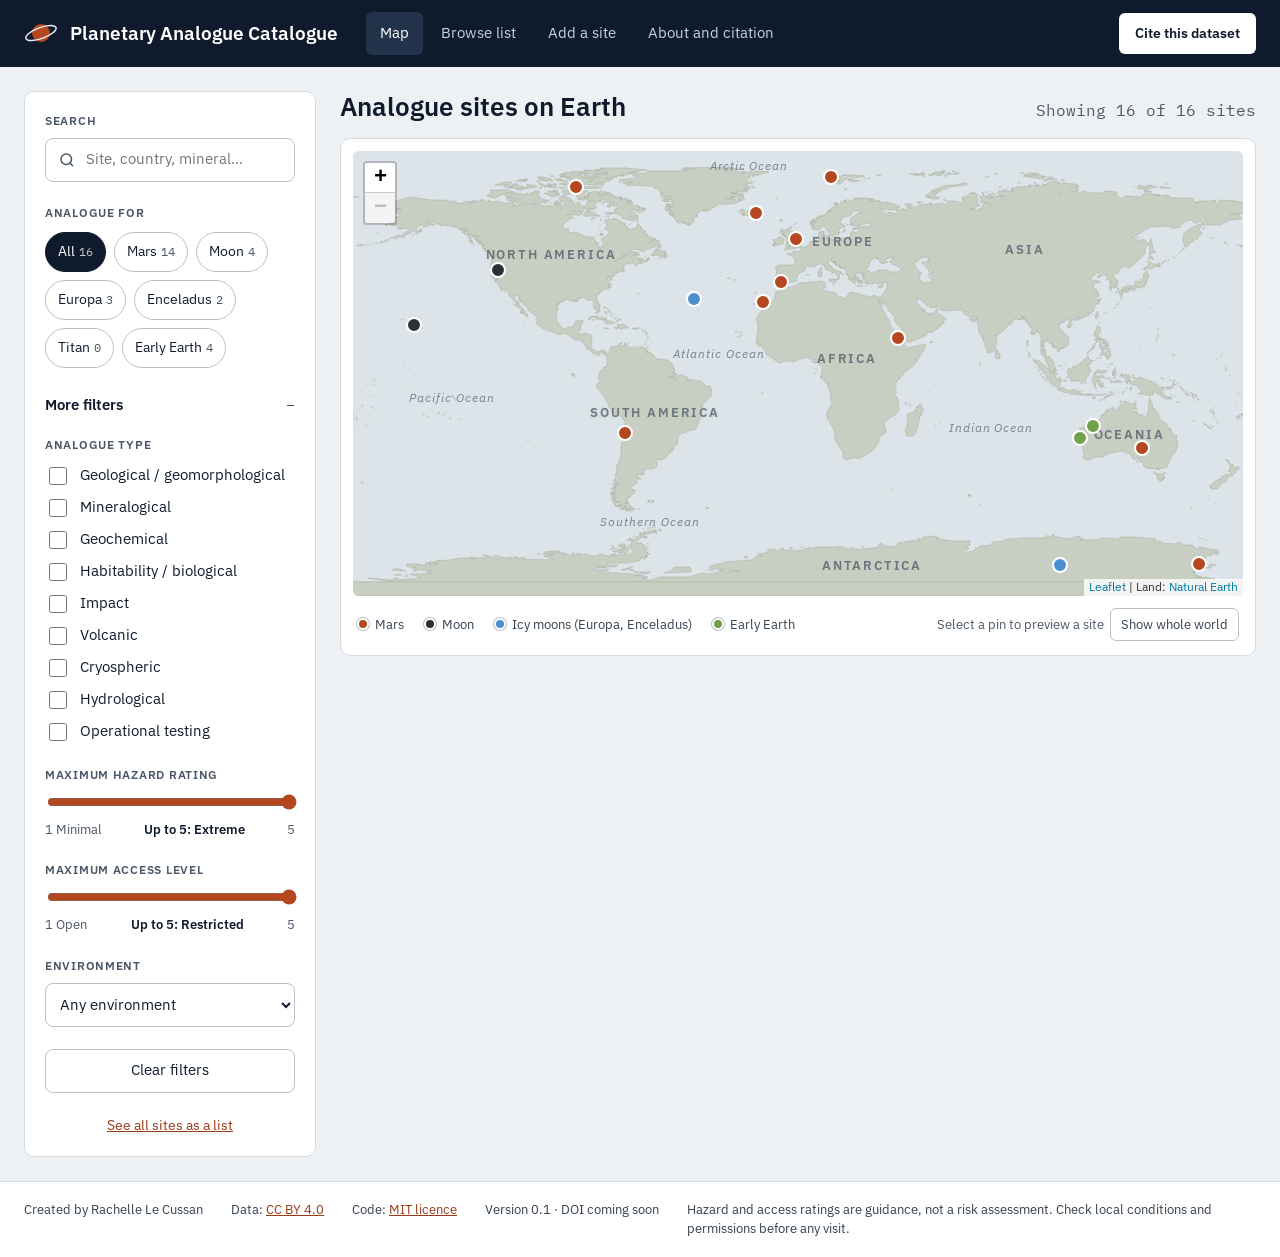
<file: index.html>
<!doctype html>
<html lang="en">
<head>
<meta charset="utf-8">
<meta name="viewport" content="width=device-width, initial-scale=1">
<title>Planetary Analogue Catalogue</title>
<meta name="description" content="An open, citable map and database of planetary analogue sites on Earth, with geology, access and safety information for each site.">
<link rel="preconnect" href="https://fonts.googleapis.com">
<link rel="preconnect" href="https://fonts.gstatic.com" crossorigin>
<link href="https://fonts.googleapis.com/css2?family=IBM+Plex+Mono:wght@400;500&family=IBM+Plex+Sans:wght@400;500;600&display=swap" rel="stylesheet">
<link rel="stylesheet" href="assets/vendor/leaflet/leaflet.css">
<link rel="stylesheet" href="assets/style.css">
<link rel="icon" href="assets/icon.svg" type="image/svg+xml">
</head>
<body>
<header class="site-header">
  <div class="inner">
    <a class="brand" href="index.html">
      <svg width="34" height="34" viewBox="0 0 34 34" aria-hidden="true"><circle cx="17" cy="17" r="9" fill="#B4471F"/><ellipse cx="17" cy="17" rx="16" ry="5.5" fill="none" stroke="#E9EDF1" stroke-width="1.5" transform="rotate(-20 17 17)"/></svg>
      <span>Planetary Analogue Catalogue</span>
    </a>
    <nav class="site-nav" aria-label="Main">
      <a href="index.html" aria-current="page">Map</a>
      <a href="browse.html">Browse list</a>
      <a href="submit.html">Add a site</a>
      <a href="about.html">About and citation</a>
    </nav>
    <a class="cite-btn" href="about.html#cite">Cite this dataset</a>
  </div>
</header>

<main class="wide">
  <div class="row maplayout">
    <aside class="card filters" aria-label="Search and filters">
      <div class="stack" style="gap:8px">
        <label class="label" for="q">Search</label>
        <div class="search">
          <svg width="18" height="18" viewBox="0 0 24 24" fill="none" stroke="currentColor" stroke-width="2" aria-hidden="true" style="color:var(--ink-3)"><circle cx="11" cy="11" r="7"/><path d="M20 20l-4-4"/></svg>
          <input id="q" type="search" placeholder="Site, country, mineral…" autocomplete="off">
        </div>
      </div>
      <fieldset>
        <legend class="label">Analogue for</legend>
        <div class="chips" id="bodyChips"></div>
      </fieldset>
      <details class="more" id="more" open>
        <summary>More filters</summary>
        <div class="stack">
          <fieldset>
            <legend class="label">Analogue type</legend>
            <div id="typeChecks" class="stack" style="gap:8px"></div>
          </fieldset>
          <div class="stack" style="gap:8px">
            <label class="label" for="hz">Maximum hazard rating</label>
            <input id="hz" type="range" min="1" max="5" step="1" value="5">
            <div style="display:flex;justify-content:space-between;font-size:13px" class="muted"><span>1 Minimal</span><span id="hzOut" style="font-weight:600;color:var(--ink)">Up to 5: Extreme</span><span>5</span></div>
          </div>
          <div class="stack" style="gap:8px">
            <label class="label" for="ac">Maximum access level</label>
            <input id="ac" type="range" min="1" max="5" step="1" value="5">
            <div style="display:flex;justify-content:space-between;font-size:13px" class="muted"><span>1 Open</span><span id="acOut" style="font-weight:600;color:var(--ink)">Up to 5: Restricted</span><span>5</span></div>
          </div>
          <div class="stack" style="gap:8px">
            <label class="label" for="env">Environment</label>
            <select id="env"><option value="">Any environment</option></select>
          </div>
        </div>
      </details>
      <button type="button" class="btn" id="reset">Clear filters</button>
      <a href="browse.html" style="font-size:14px;text-align:center">See all sites as a list</a>
    </aside>

    <section class="mapcol" aria-label="Map">
      <div class="head">
        <h1 style="font-size:26px">Analogue sites on Earth</h1>
        <span class="mono muted" id="count" aria-live="polite"></span>
      </div>
      <div class="card mapbox">
        <div class="mapwrap">
          <div id="map" class="bigmap" role="region" aria-label="World map of analogue sites. Select a pin to preview a site."></div>
          <aside class="preview" id="panel" aria-label="Selected site" aria-live="polite" hidden></aside>
        </div>
        <div class="empty" id="empty" hidden>No sites match these filters. <a href="submit.html">Know a good site? Add it</a>.</div>
        <div class="legend" id="legend">
          <div class="layer">
            <span class="muted" id="hint">Select a pin to preview a site</span>
            <button type="button" id="worldBtn">Show whole world</button>
          </div>
        </div>
      </div>
    </section>
  </div>
</main>

<footer class="site-footer">
  <div class="inner">
    <span>Created by <span data-credit></span></span>
    <span>Data: <a href="about.html#licence">CC BY 4.0</a></span>
    <span>Code: <a href="about.html#licence">MIT licence</a></span>
    <span>Version <span data-version></span> · <span data-doi></span></span>
    <span class="wide">Hazard and access ratings are guidance, not a risk assessment. Check local conditions and permissions before any visit.</span>
  </div>
</footer>

<script src="assets/config.js"></script>
<script src="assets/vendor/leaflet/leaflet.js"></script>
<script src="assets/common.js"></script>
<script src="assets/map-page.js"></script>
</body>
</html>
</file>
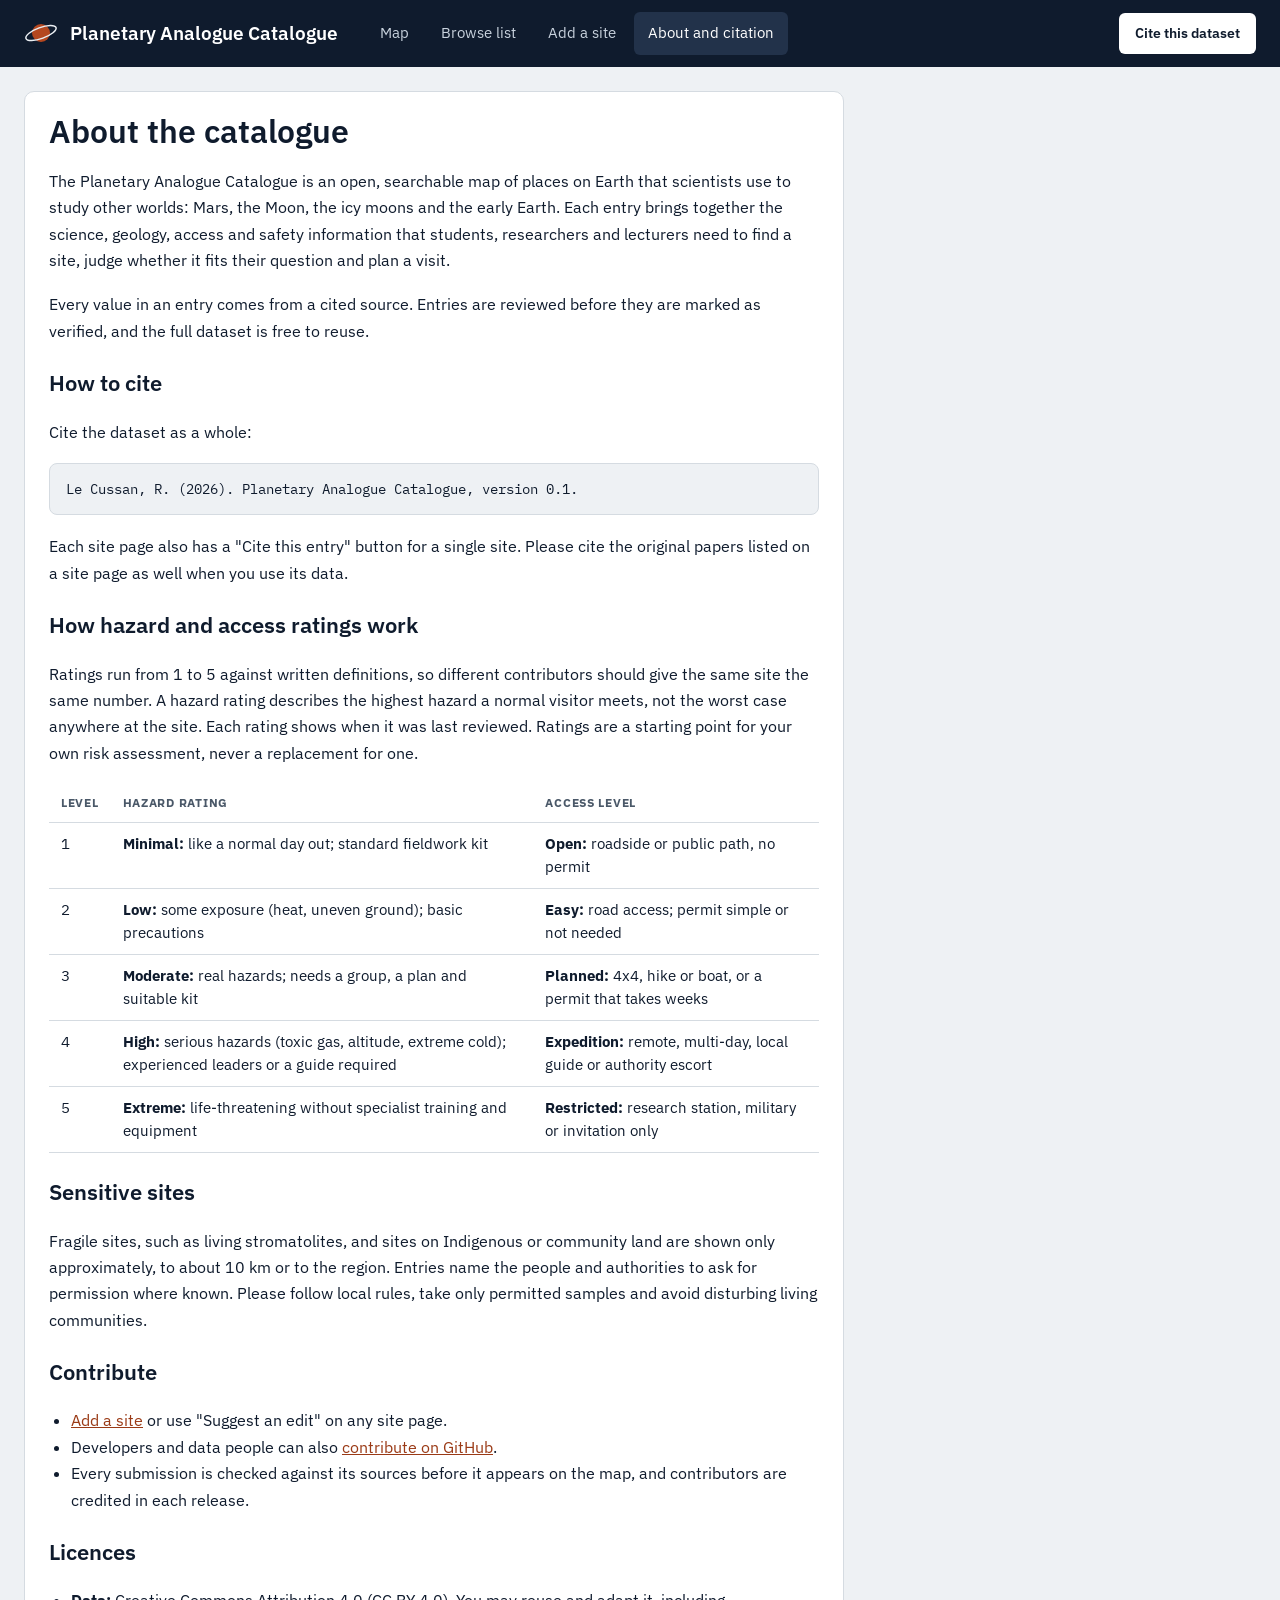
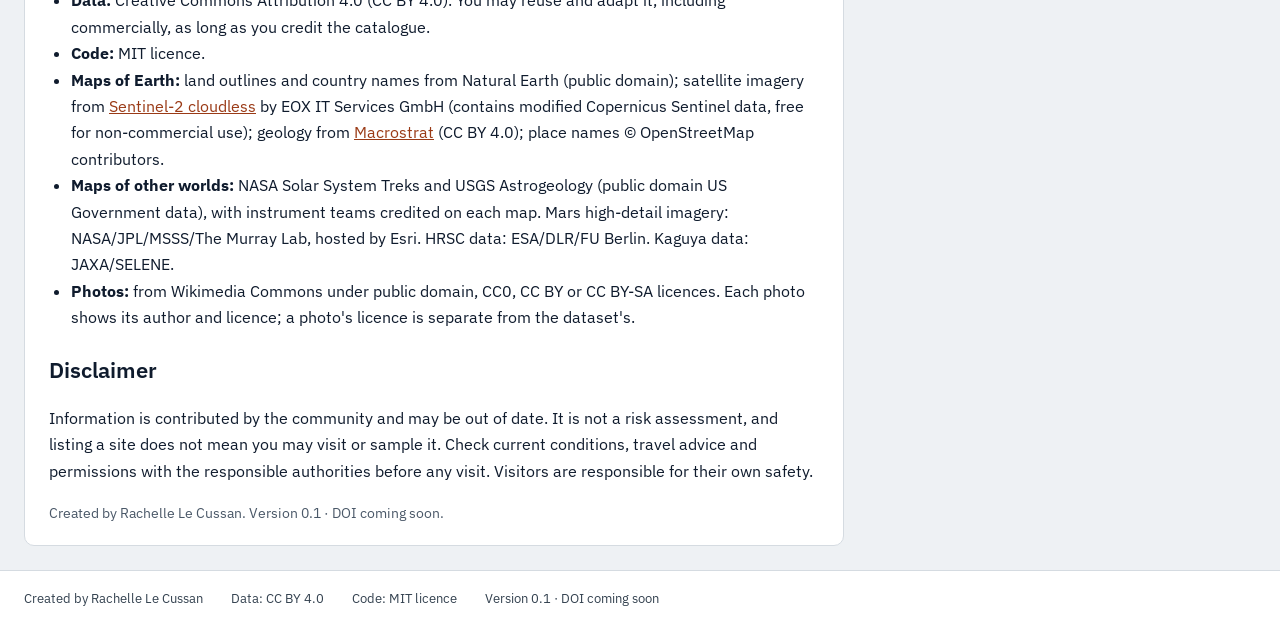
<file: about.html>
<!doctype html>
<html lang="en">
<head>
<meta charset="utf-8">
<meta name="viewport" content="width=device-width, initial-scale=1">
<title>About and citation · Planetary Analogue Catalogue</title>
<link rel="preconnect" href="https://fonts.googleapis.com">
<link rel="preconnect" href="https://fonts.gstatic.com" crossorigin>
<link href="https://fonts.googleapis.com/css2?family=IBM+Plex+Mono:wght@400;500&family=IBM+Plex+Sans:wght@400;500;600&display=swap" rel="stylesheet">
<link rel="stylesheet" href="assets/style.css">
<link rel="icon" href="assets/icon.svg" type="image/svg+xml">
</head>
<body>
<header class="site-header">
  <div class="inner">
    <a class="brand" href="index.html">
      <svg width="34" height="34" viewBox="0 0 34 34" aria-hidden="true"><circle cx="17" cy="17" r="9" fill="#B4471F"/><ellipse cx="17" cy="17" rx="16" ry="5.5" fill="none" stroke="#E9EDF1" stroke-width="1.5" transform="rotate(-20 17 17)"/></svg>
      <span>Planetary Analogue Catalogue</span>
    </a>
    <nav class="site-nav" aria-label="Main">
      <a href="index.html">Map</a>
      <a href="browse.html">Browse list</a>
      <a href="submit.html">Add a site</a>
      <a href="about.html" aria-current="page">About and citation</a>
    </nav>
    <a class="cite-btn" href="#cite">Cite this dataset</a>
  </div>
</header>

<main>
  <article class="card pad prose stack" style="gap:18px">
    <h1 style="font-size:32px">About the catalogue</h1>
    <p>The Planetary Analogue Catalogue is an open, searchable map of places on Earth that scientists use to study other worlds: Mars, the Moon, the icy moons and the early Earth. Each entry brings together the science, geology, access and safety information that students, researchers and lecturers need to find a site, judge whether it fits their question and plan a visit.</p>
    <p>Every value in an entry comes from a cited source. Entries are reviewed before they are marked as verified, and the full dataset is free to reuse.</p>

    <h2 id="cite">How to cite</h2>
    <p>Cite the dataset as a whole:</p>
    <div class="cite-box" id="citeAll"></div>
    <p>Each site page also has a "Cite this entry" button for a single site. Please cite the original papers listed on a site page as well when you use its data.</p>

    <h2 id="ratings">How hazard and access ratings work</h2>
    <p>Ratings run from 1 to 5 against written definitions, so different contributors should give the same site the same number. A hazard rating describes the highest hazard a normal visitor meets, not the worst case anywhere at the site. Each rating shows when it was last reviewed. Ratings are a starting point for your own risk assessment, never a replacement for one.</p>
    <div style="overflow-x:auto">
    <table class="scale">
      <thead><tr><th scope="col">Level</th><th scope="col">Hazard rating</th><th scope="col">Access level</th></tr></thead>
      <tbody>
        <tr><td class="mono">1</td><td><strong>Minimal:</strong> like a normal day out; standard fieldwork kit</td><td><strong>Open:</strong> roadside or public path, no permit</td></tr>
        <tr><td class="mono">2</td><td><strong>Low:</strong> some exposure (heat, uneven ground); basic precautions</td><td><strong>Easy:</strong> road access; permit simple or not needed</td></tr>
        <tr><td class="mono">3</td><td><strong>Moderate:</strong> real hazards; needs a group, a plan and suitable kit</td><td><strong>Planned:</strong> 4x4, hike or boat, or a permit that takes weeks</td></tr>
        <tr><td class="mono">4</td><td><strong>High:</strong> serious hazards (toxic gas, altitude, extreme cold); experienced leaders or a guide required</td><td><strong>Expedition:</strong> remote, multi-day, local guide or authority escort</td></tr>
        <tr><td class="mono">5</td><td><strong>Extreme:</strong> life-threatening without specialist training and equipment</td><td><strong>Restricted:</strong> research station, military or invitation only</td></tr>
      </tbody>
    </table>
    </div>

    <h2>Sensitive sites</h2>
    <p>Fragile sites, such as living stromatolites, and sites on Indigenous or community land are shown only approximately, to about 10 km or to the region. Entries name the people and authorities to ask for permission where known. Please follow local rules, take only permitted samples and avoid disturbing living communities.</p>

    <h2>Contribute</h2>
    <ul>
      <li><a href="submit.html">Add a site</a> or use "Suggest an edit" on any site page.</li>
      <li>Developers and data people can also <a data-repo href="#">contribute on GitHub</a>.</li>
      <li>Every submission is checked against its sources before it appears on the map, and contributors are credited in each release.</li>
    </ul>

    <h2 id="licence">Licences</h2>
    <ul>
      <li><strong>Data:</strong> Creative Commons Attribution 4.0 (CC BY 4.0). You may reuse and adapt it, including commercially, as long as you credit the catalogue.</li>
      <li><strong>Code:</strong> MIT licence.</li>
      <li><strong>Maps of Earth:</strong> land outlines and country names from Natural Earth (public domain); satellite imagery from <a href="https://s2maps.eu">Sentinel-2 cloudless</a> by EOX IT Services GmbH (contains modified Copernicus Sentinel data, free for non-commercial use); geology from <a href="https://macrostrat.org">Macrostrat</a> (CC BY 4.0); place names &copy; OpenStreetMap contributors.</li>
      <li><strong>Maps of other worlds:</strong> NASA Solar System Treks and USGS Astrogeology (public domain US Government data), with instrument teams credited on each map. Mars high-detail imagery: NASA/JPL/MSSS/The Murray Lab, hosted by Esri. HRSC data: ESA/DLR/FU Berlin. Kaguya data: JAXA/SELENE.</li>
      <li><strong>Photos:</strong> from Wikimedia Commons under public domain, CC0, CC BY or CC BY-SA licences. Each photo shows its author and licence; a photo's licence is separate from the dataset's.</li>
    </ul>

    <h2>Disclaimer</h2>
    <p>Information is contributed by the community and may be out of date. It is not a risk assessment, and listing a site does not mean you may visit or sample it. Check current conditions, travel advice and permissions with the responsible authorities before any visit. Visitors are responsible for their own safety.</p>

    <p class="muted" style="font-size:14px">Created by <span data-credit></span>. Version <span data-version></span> · <span data-doi></span>.</p>
  </article>
</main>

<footer class="site-footer">
  <div class="inner">
    <span>Created by <span data-credit></span></span>
    <span>Data: CC BY 4.0</span>
    <span>Code: MIT licence</span>
    <span>Version <span data-version></span> · <span data-doi></span></span>
  </div>
</footer>

<script src="assets/config.js"></script>
<script src="assets/common.js"></script>
<script>document.getElementById('citeAll').textContent = PAC.citation();</script>
</body>
</html>
</file>
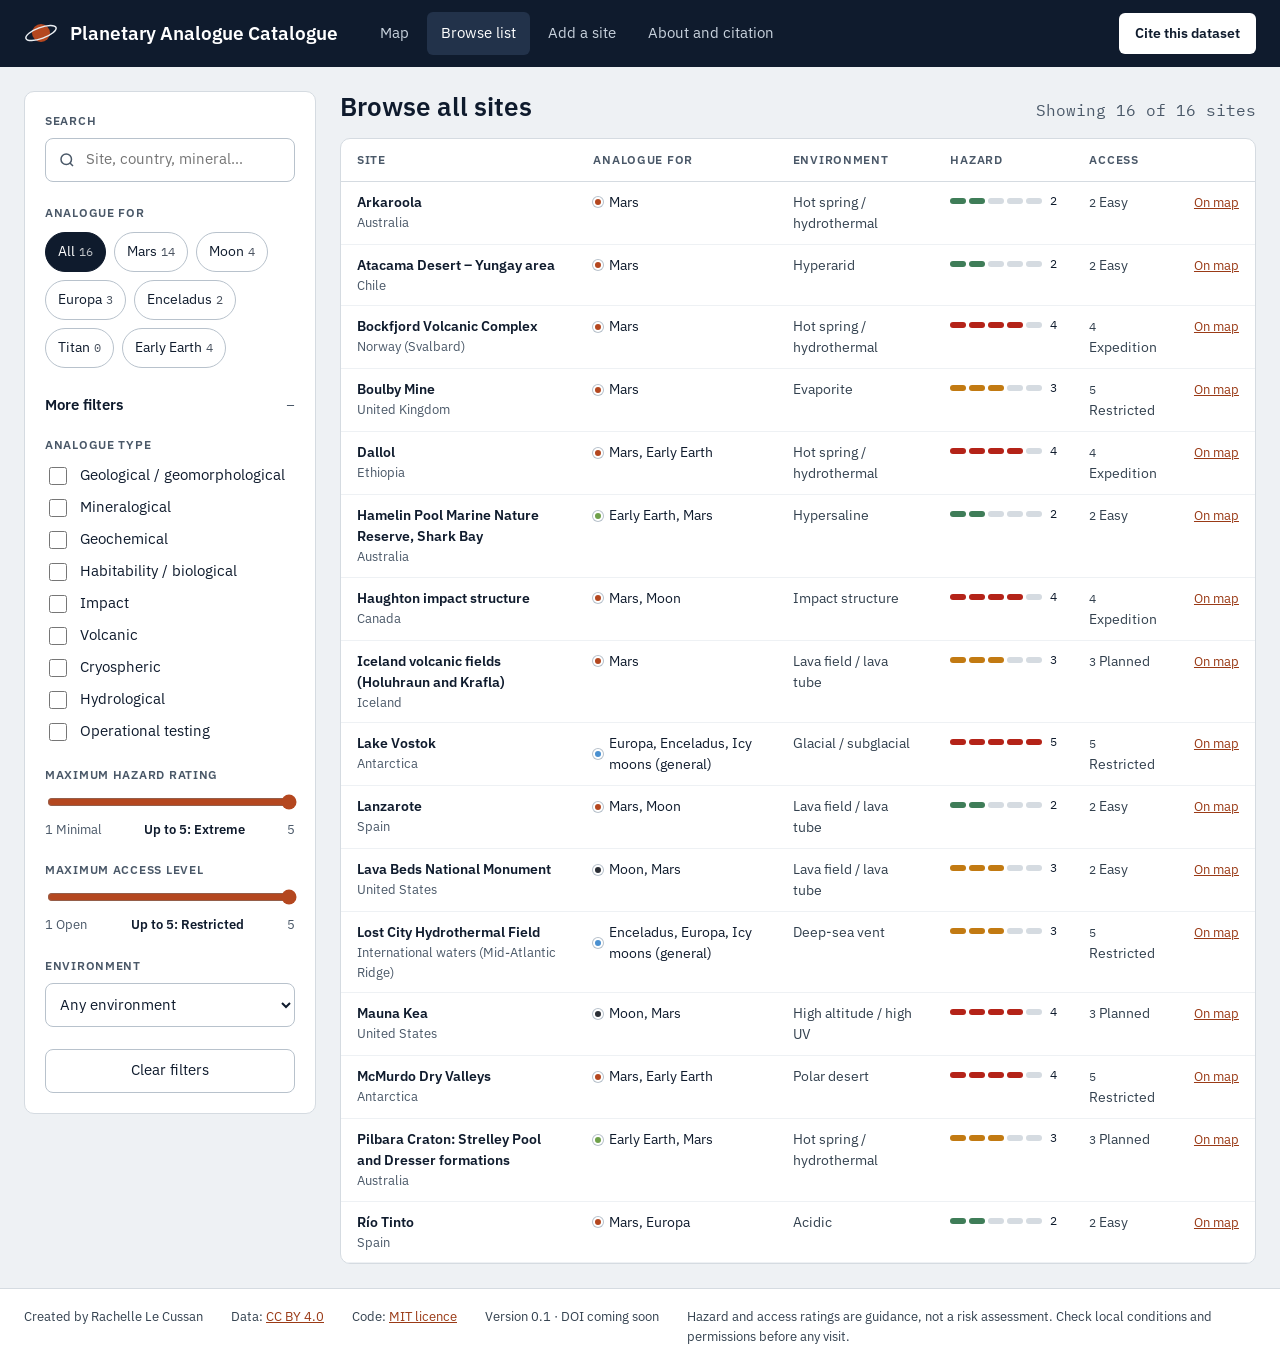
<file: browse.html>
<!doctype html>
<html lang="en">
<head>
<meta charset="utf-8">
<meta name="viewport" content="width=device-width, initial-scale=1">
<title>Browse sites · Planetary Analogue Catalogue</title>
<link rel="preconnect" href="https://fonts.googleapis.com">
<link rel="preconnect" href="https://fonts.gstatic.com" crossorigin>
<link href="https://fonts.googleapis.com/css2?family=IBM+Plex+Mono:wght@400;500&family=IBM+Plex+Sans:wght@400;500;600&display=swap" rel="stylesheet">
<link rel="stylesheet" href="assets/style.css">
<link rel="icon" href="assets/icon.svg" type="image/svg+xml">
</head>
<body>
<header class="site-header">
  <div class="inner">
    <a class="brand" href="index.html">
      <svg width="34" height="34" viewBox="0 0 34 34" aria-hidden="true"><circle cx="17" cy="17" r="9" fill="#B4471F"/><ellipse cx="17" cy="17" rx="16" ry="5.5" fill="none" stroke="#E9EDF1" stroke-width="1.5" transform="rotate(-20 17 17)"/></svg>
      <span>Planetary Analogue Catalogue</span>
    </a>
    <nav class="site-nav" aria-label="Main">
      <a href="index.html">Map</a>
      <a href="browse.html" aria-current="page">Browse list</a>
      <a href="submit.html">Add a site</a>
      <a href="about.html">About and citation</a>
    </nav>
    <a class="cite-btn" href="about.html#cite">Cite this dataset</a>
  </div>
</header>

<main>
  <div class="row">
    <aside class="card filters" aria-label="Search and filters">
      <div class="stack" style="gap:8px">
        <label class="label" for="q">Search</label>
        <div class="search">
          <svg width="18" height="18" viewBox="0 0 24 24" fill="none" stroke="currentColor" stroke-width="2" aria-hidden="true" style="color:var(--ink-3)"><circle cx="11" cy="11" r="7"/><path d="M20 20l-4-4"/></svg>
          <input id="q" type="search" placeholder="Site, country, mineral…" autocomplete="off">
        </div>
      </div>
      <fieldset>
        <legend class="label">Analogue for</legend>
        <div class="chips" id="bodyChips"></div>
      </fieldset>
      <details class="more" id="more" open>
        <summary>More filters</summary>
        <div class="stack">
          <fieldset>
            <legend class="label">Analogue type</legend>
            <div id="typeChecks" class="stack" style="gap:8px"></div>
          </fieldset>
          <div class="stack" style="gap:8px">
            <label class="label" for="hz">Maximum hazard rating</label>
            <input id="hz" type="range" min="1" max="5" step="1" value="5">
            <div style="display:flex;justify-content:space-between;font-size:13px" class="muted"><span>1 Minimal</span><span id="hzOut" style="font-weight:600;color:var(--ink)">Up to 5: Extreme</span><span>5</span></div>
          </div>
          <div class="stack" style="gap:8px">
            <label class="label" for="ac">Maximum access level</label>
            <input id="ac" type="range" min="1" max="5" step="1" value="5">
            <div style="display:flex;justify-content:space-between;font-size:13px" class="muted"><span>1 Open</span><span id="acOut" style="font-weight:600;color:var(--ink)">Up to 5: Restricted</span><span>5</span></div>
          </div>
          <div class="stack" style="gap:8px">
            <label class="label" for="env">Environment</label>
            <select id="env"><option value="">Any environment</option></select>
          </div>
        </div>
      </details>
      <button type="button" class="btn" id="reset">Clear filters</button>
    </aside>

    <section class="mapcol" aria-label="Site list">
      <div class="head">
        <h1 style="font-size:26px">Browse all sites</h1>
        <span class="mono muted" id="count" aria-live="polite"></span>
      </div>
      <div class="card tablewrap">
        <table class="sites">
          <caption class="sr-only">Sites matching the filters. Select a column heading to sort.</caption>
          <thead><tr>
            <th scope="col"><button type="button" data-sort="name">Site</button></th>
            <th scope="col"><button type="button" data-sort="analogue_for_primary">Analogue for</button></th>
            <th scope="col">Environment</th>
            <th scope="col"><button type="button" data-sort="hazard_rating">Hazard</button></th>
            <th scope="col"><button type="button" data-sort="access_level">Access</button></th>
            <th scope="col"><span class="sr-only">Map</span></th>
          </tr></thead>
          <tbody id="rows"></tbody>
        </table>
        <div class="empty" id="empty" hidden>No sites match these filters. <a href="submit.html">Know a good site? Add it</a>.</div>
      </div>
    </section>
  </div>
</main>

<footer class="site-footer">
  <div class="inner">
    <span>Created by <span data-credit></span></span>
    <span>Data: <a href="about.html#licence">CC BY 4.0</a></span>
    <span>Code: <a href="about.html#licence">MIT licence</a></span>
    <span>Version <span data-version></span> · <span data-doi></span></span>
    <span class="wide">Hazard and access ratings are guidance, not a risk assessment. Check local conditions and permissions before any visit.</span>
  </div>
</footer>

<script src="assets/config.js"></script>
<script src="assets/common.js"></script>
<script src="assets/map-page.js"></script>
</body>
</html>
</file>
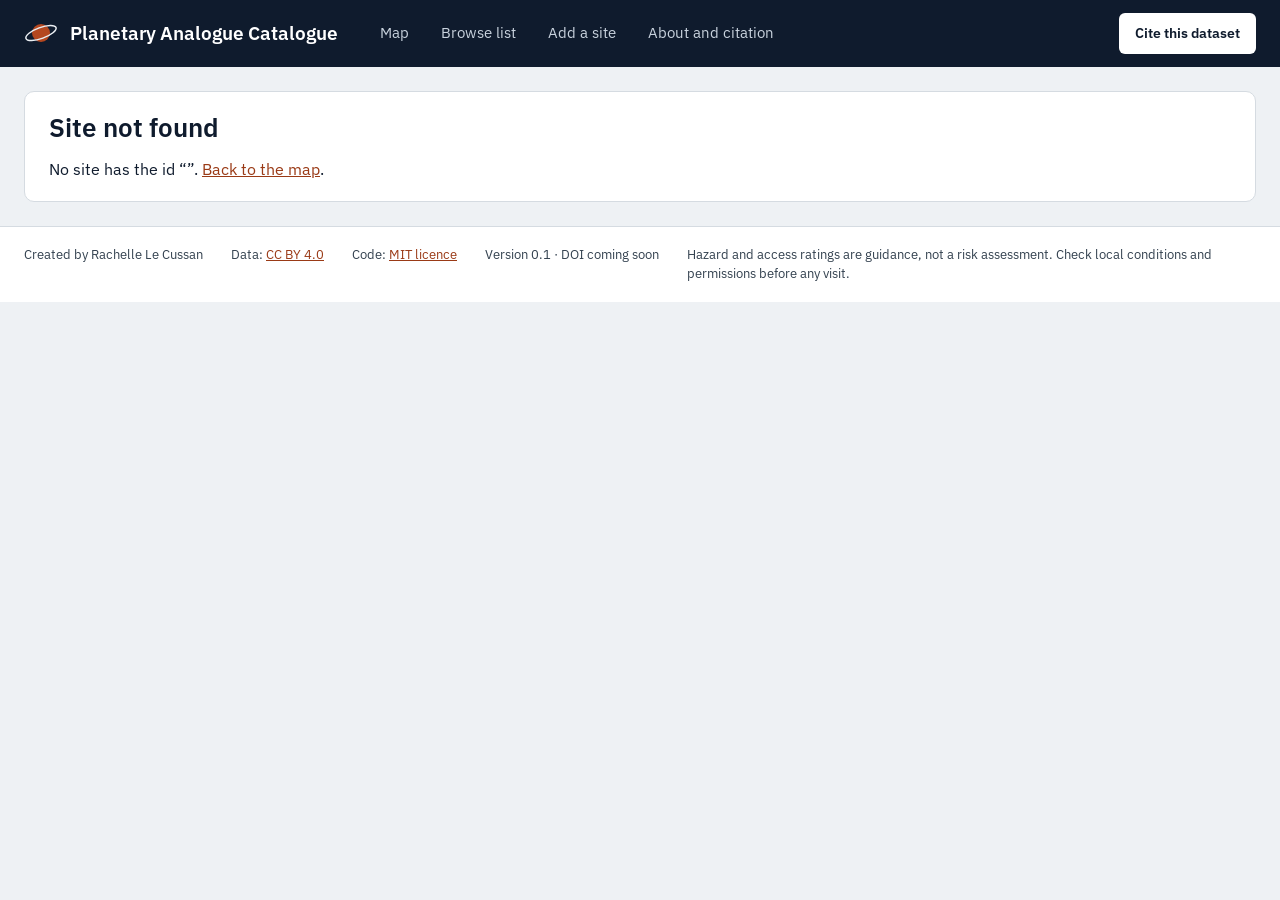
<file: site.html>
<!doctype html>
<html lang="en">
<head>
<meta charset="utf-8">
<meta name="viewport" content="width=device-width, initial-scale=1">
<title>Site entry · Planetary Analogue Catalogue</title>
<link rel="preconnect" href="https://fonts.googleapis.com">
<link rel="preconnect" href="https://fonts.gstatic.com" crossorigin>
<link href="https://fonts.googleapis.com/css2?family=IBM+Plex+Mono:wght@400;500&family=IBM+Plex+Sans:wght@400;500;600&display=swap" rel="stylesheet">
<link rel="stylesheet" href="assets/vendor/leaflet/leaflet.css">
<link rel="stylesheet" href="assets/style.css">
<link rel="icon" href="assets/icon.svg" type="image/svg+xml">
</head>
<body>
<header class="site-header">
  <div class="inner">
    <a class="brand" href="index.html">
      <svg width="34" height="34" viewBox="0 0 34 34" aria-hidden="true"><circle cx="17" cy="17" r="9" fill="#B4471F"/><ellipse cx="17" cy="17" rx="16" ry="5.5" fill="none" stroke="#E9EDF1" stroke-width="1.5" transform="rotate(-20 17 17)"/></svg>
      <span>Planetary Analogue Catalogue</span>
    </a>
    <nav class="site-nav" aria-label="Main">
      <a href="index.html">Map</a>
      <a href="browse.html">Browse list</a>
      <a href="submit.html">Add a site</a>
      <a href="about.html">About and citation</a>
    </nav>
    <a class="cite-btn" href="about.html#cite">Cite this dataset</a>
  </div>
</header>

<main id="main">
  <p class="muted">Loading site…</p>
</main>

<footer class="site-footer">
  <div class="inner">
    <span>Created by <span data-credit></span></span>
    <span>Data: <a href="about.html#licence">CC BY 4.0</a></span>
    <span>Code: <a href="about.html#licence">MIT licence</a></span>
    <span>Version <span data-version></span> · <span data-doi></span></span>
    <span class="wide">Hazard and access ratings are guidance, not a risk assessment. Check local conditions and permissions before any visit.</span>
  </div>
</footer>

<script src="assets/config.js"></script>
<script src="assets/vendor/leaflet/leaflet.js"></script>
<script src="assets/common.js"></script>
<script src="assets/planets.js"></script>
<script src="assets/compare.js"></script>
<script src="assets/site-page.js"></script>
</body>
</html>
</file>
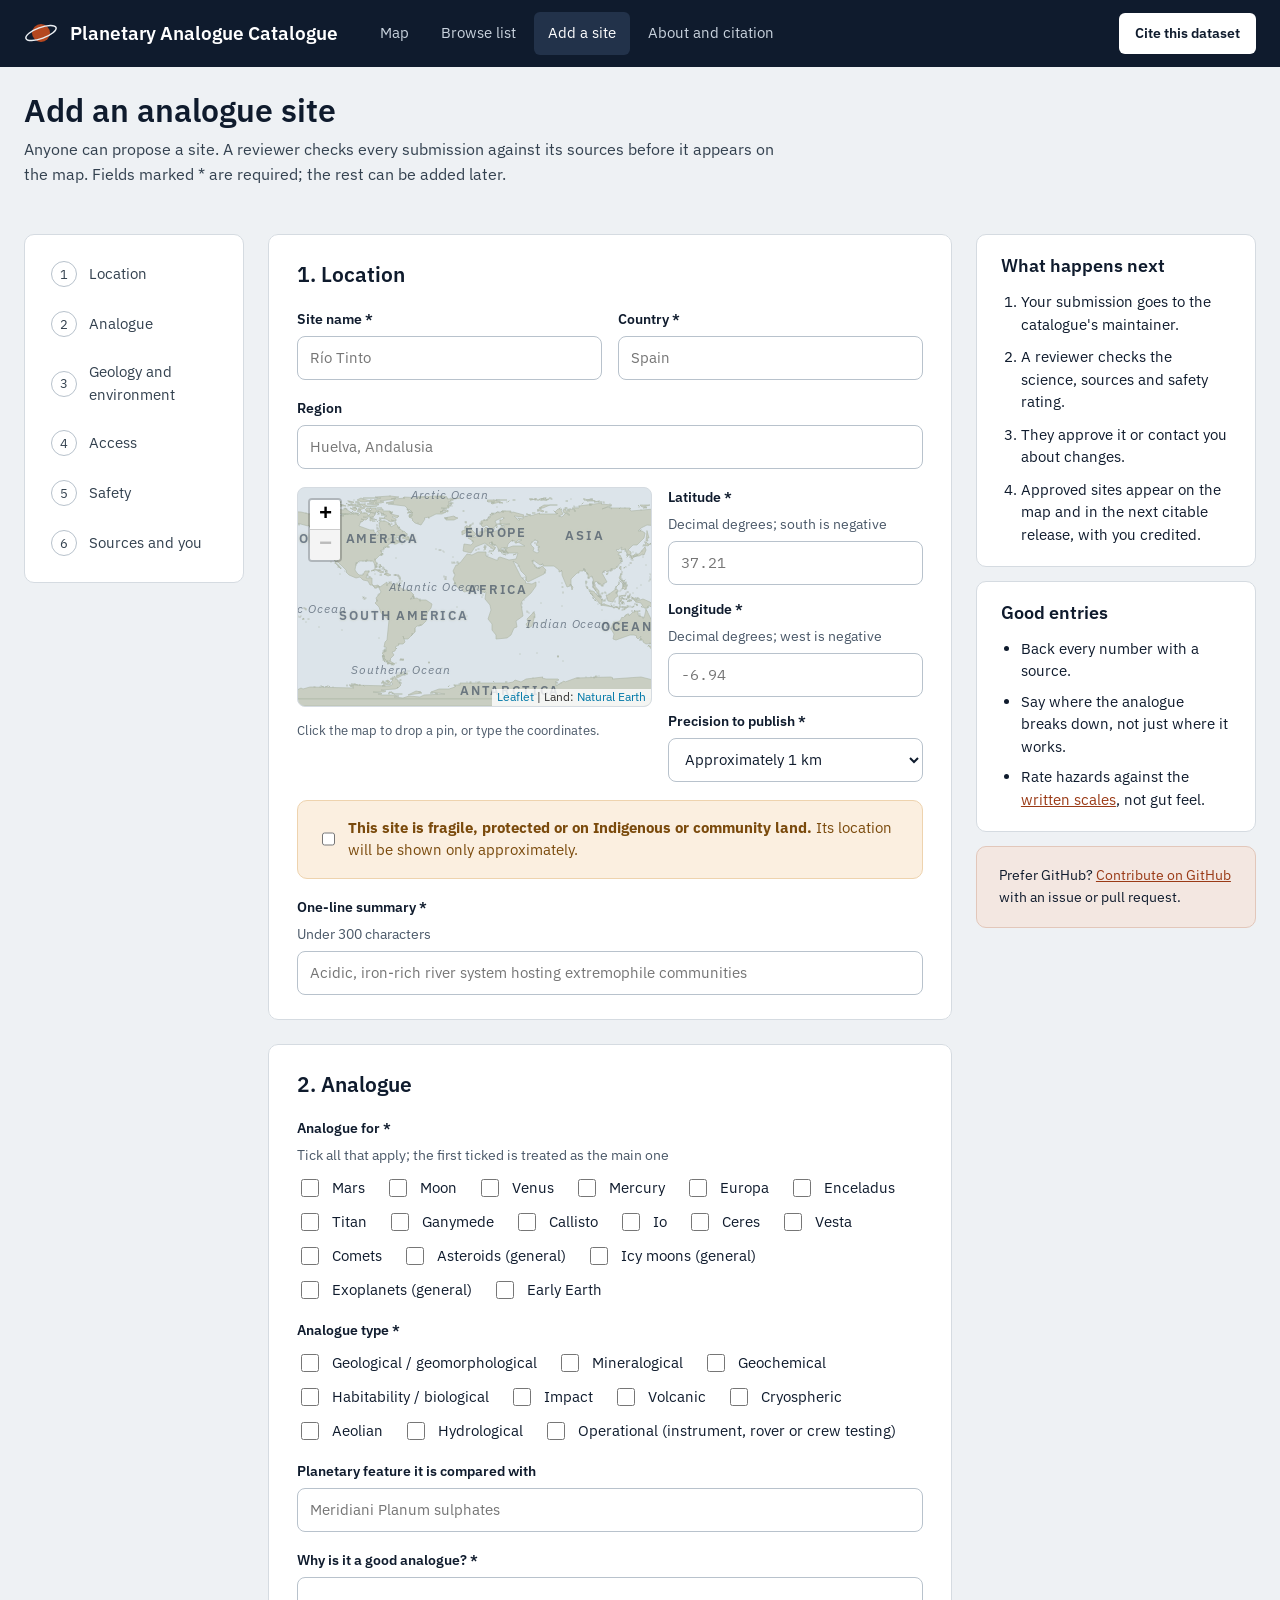
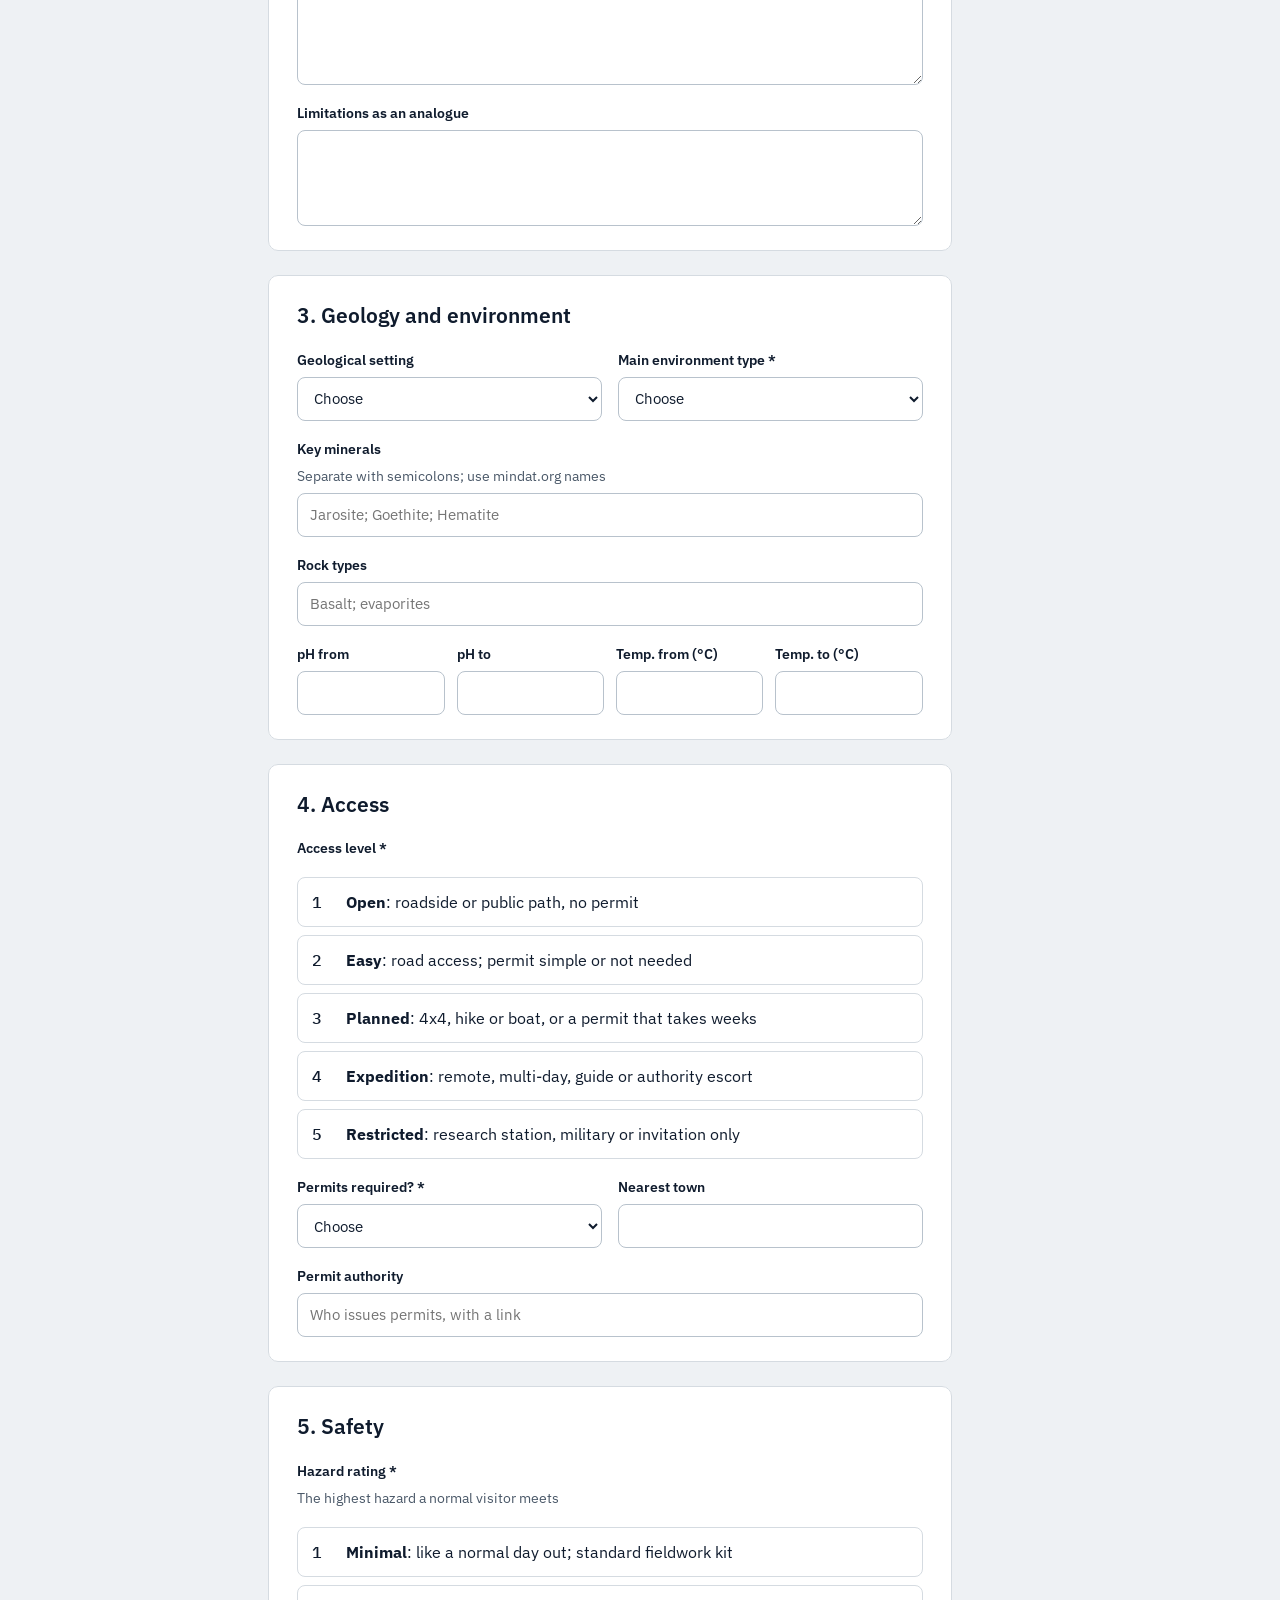
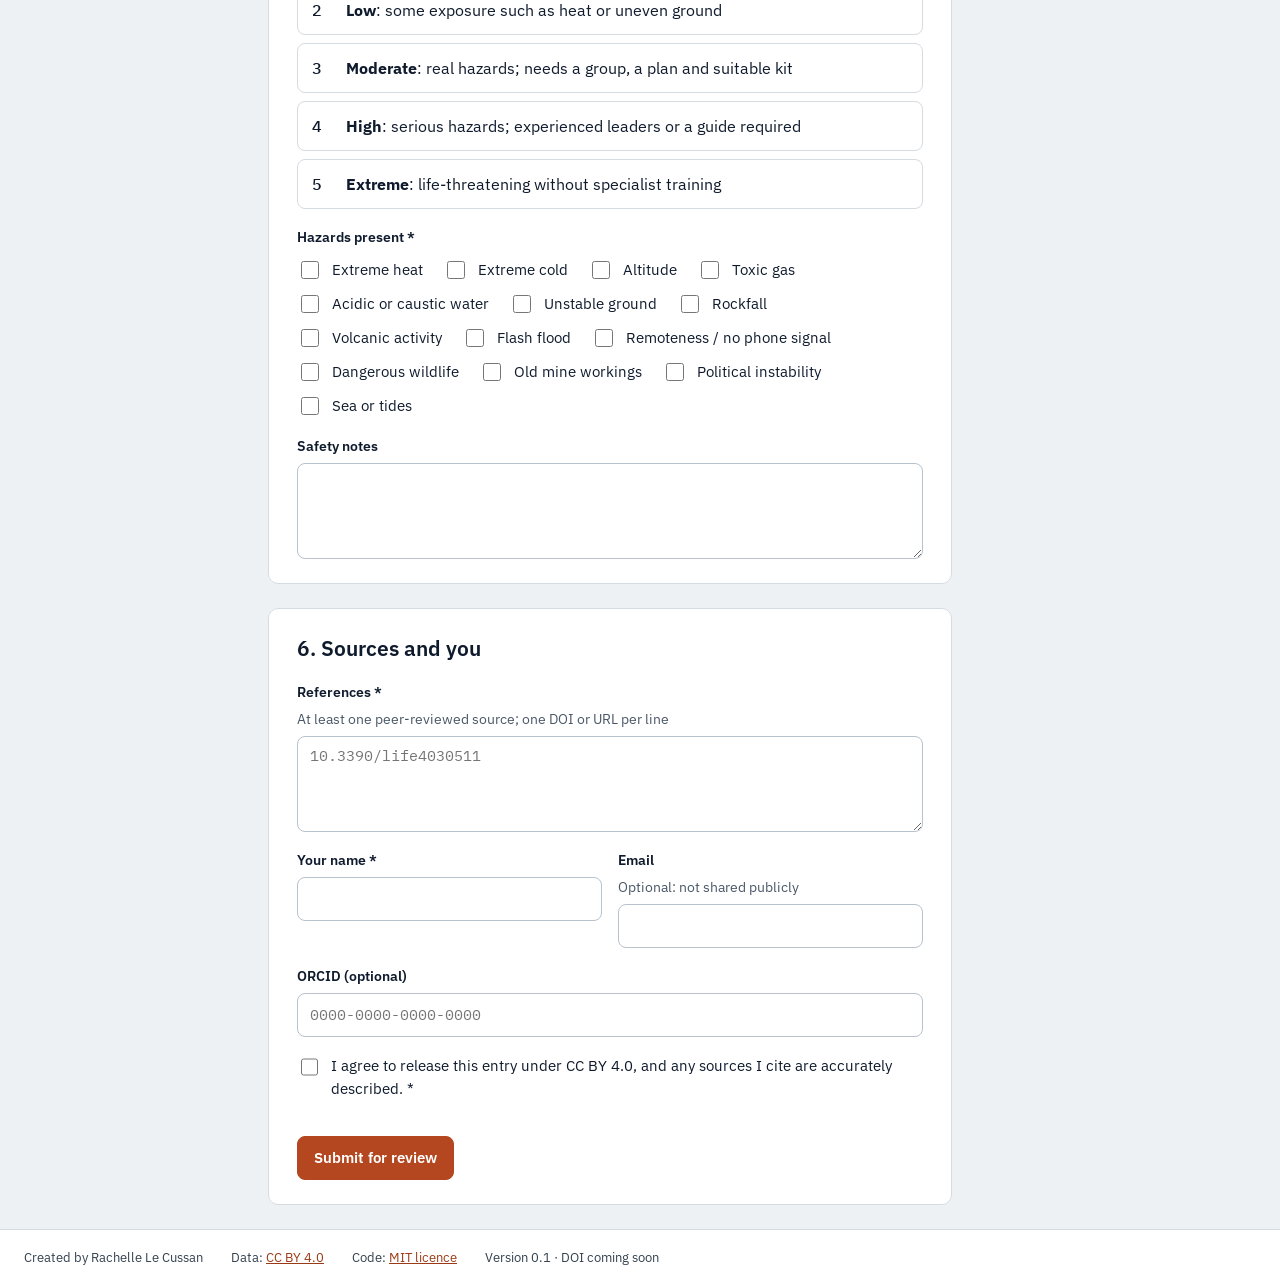
<file: submit.html>
<!doctype html>
<html lang="en">
<head>
<meta charset="utf-8">
<meta name="viewport" content="width=device-width, initial-scale=1">
<title>Add a site · Planetary Analogue Catalogue</title>
<link rel="preconnect" href="https://fonts.googleapis.com">
<link rel="preconnect" href="https://fonts.gstatic.com" crossorigin>
<link href="https://fonts.googleapis.com/css2?family=IBM+Plex+Mono:wght@400;500&family=IBM+Plex+Sans:wght@400;500;600&display=swap" rel="stylesheet">
<link rel="stylesheet" href="assets/vendor/leaflet/leaflet.css">
<link rel="stylesheet" href="assets/style.css">
<link rel="icon" href="assets/icon.svg" type="image/svg+xml">
</head>
<body>
<header class="site-header">
  <div class="inner">
    <a class="brand" href="index.html">
      <svg width="34" height="34" viewBox="0 0 34 34" aria-hidden="true"><circle cx="17" cy="17" r="9" fill="#B4471F"/><ellipse cx="17" cy="17" rx="16" ry="5.5" fill="none" stroke="#E9EDF1" stroke-width="1.5" transform="rotate(-20 17 17)"/></svg>
      <span>Planetary Analogue Catalogue</span>
    </a>
    <nav class="site-nav" aria-label="Main">
      <a href="index.html">Map</a>
      <a href="browse.html">Browse list</a>
      <a href="submit.html" aria-current="page">Add a site</a>
      <a href="about.html">About and citation</a>
    </nav>
    <a class="cite-btn" href="about.html#cite">Cite this dataset</a>
  </div>
</header>

<main>
  <div class="stack" style="gap:8px">
    <h1 style="font-size:32px" id="title">Add an analogue site</h1>
    <p style="font-size:16px;color:var(--ink-2);max-width:760px;line-height:1.55" id="intro">Anyone can propose a site. A reviewer checks every submission against its sources before it appears on the map. Fields marked * are required; the rest can be added later.</p>
  </div>
  <div id="result" role="status"></div>

  <div class="row">
    <nav class="card" aria-label="Form sections" style="flex:1 1 220px;max-width:100%;padding:16px">
      <ol class="steps">
        <li><a href="#s1"><span class="n">1</span>Location</a></li>
        <li><a href="#s2"><span class="n">2</span>Analogue</a></li>
        <li><a href="#s3"><span class="n">3</span>Geology and environment</a></li>
        <li><a href="#s4"><span class="n">4</span>Access</a></li>
        <li><a href="#s5"><span class="n">5</span>Safety</a></li>
        <li><a href="#s6"><span class="n">6</span>Sources and you</a></li>
      </ol>
    </nav>

    <form id="form" class="stack" style="flex:999 1 600px;min-width:0" novalidate>
      <fieldset class="card" id="s0" hidden>
        <legend>Your correction</legend>
        <label class="field">What should change, and what is your source? *<textarea name="correction" rows="4" placeholder="The pH range should be 1.8 to 2.6, from Smith et al. 2024 (doi:10.xxxx/xxxx)"></textarea></label>
      </fieldset>

      <fieldset class="card" id="s1">
        <legend>1. Location</legend>
        <div class="grid2">
          <label class="field">Site name *<input type="text" name="name" placeholder="Río Tinto"></label>
          <label class="field">Country *<input type="text" name="country" placeholder="Spain"></label>
        </div>
        <label class="field">Region<input type="text" name="region" placeholder="Huelva, Andalusia"></label>
        <div class="row" style="gap:16px">
          <div style="flex:1 1 320px;min-width:0" class="stack">
            <div id="pickmap" role="region" aria-label="Map: click to place the site"></div>
            <span class="muted" style="font-size:13px">Click the map to drop a pin, or type the coordinates.</span>
          </div>
          <div style="flex:1 1 220px" class="stack">
            <label class="field">Latitude *<span class="hint">Decimal degrees; south is negative</span><input type="number" step="any" name="latitude" class="mono" placeholder="37.21"></label>
            <label class="field">Longitude *<span class="hint">Decimal degrees; west is negative</span><input type="number" step="any" name="longitude" class="mono" placeholder="-6.94"></label>
            <label class="field">Precision to publish *<select name="coordinate_precision" data-vocab="coordinate_precision"></select></label>
          </div>
        </div>
        <label class="check banner warn" style="font-weight:400"><input type="checkbox" name="sensitive_site"> <span><strong>This site is fragile, protected or on Indigenous or community land.</strong> Its location will be shown only approximately.</span></label>
        <label class="field">One-line summary *<span class="hint">Under 300 characters</span><input type="text" name="summary" maxlength="300" placeholder="Acidic, iron-rich river system hosting extremophile communities"></label>
      </fieldset>

      <fieldset class="card" id="s2">
        <legend>2. Analogue</legend>
        <div class="stack" style="gap:10px"><span class="field">Analogue for * <span class="hint">Tick all that apply; the first ticked is treated as the main one</span></span><div class="checks" data-checks="analogue_for"></div></div>
        <div class="stack" style="gap:10px"><span class="field">Analogue type *</span><div class="checks" data-checks="analogue_type"></div></div>
        <label class="field">Planetary feature it is compared with<input type="text" name="target_feature" placeholder="Meridiani Planum sulphates"></label>
        <label class="field">Why is it a good analogue? *<textarea name="science_relevance" rows="4"></textarea></label>
        <label class="field">Limitations as an analogue<textarea name="analogue_limitations" rows="2"></textarea></label>
      </fieldset>

      <fieldset class="card" id="s3">
        <legend>3. Geology and environment</legend>
        <div class="grid2">
          <label class="field">Geological setting<select name="geological_setting" data-vocab="geological_setting" data-blank="Choose"></select></label>
          <label class="field">Main environment type *<select name="environment_type_primary" data-vocab="environment_type" data-blank="Choose"></select></label>
        </div>
        <label class="field">Key minerals<span class="hint">Separate with semicolons; use mindat.org names</span><input type="text" name="key_minerals" placeholder="Jarosite; Goethite; Hematite"></label>
        <label class="field">Rock types<input type="text" name="rock_types" placeholder="Basalt; evaporites"></label>
        <div class="grid4">
          <label class="field">pH from<input type="number" step="any" min="-3" max="14" name="ph_min" class="mono"></label>
          <label class="field">pH to<input type="number" step="any" min="-3" max="14" name="ph_max" class="mono"></label>
          <label class="field">Temp. from (°C)<input type="number" step="any" name="temp_min_c" class="mono"></label>
          <label class="field">Temp. to (°C)<input type="number" step="any" name="temp_max_c" class="mono"></label>
        </div>
      </fieldset>

      <fieldset class="card" id="s4">
        <legend>4. Access</legend>
        <span class="field">Access level *</span>
        <div class="stack" style="gap:8px" data-levels="access_level"></div>
        <div class="grid2">
          <label class="field">Permits required? *<select name="permits_required" data-vocab="yes_no_varies" data-blank="Choose"></select></label>
          <label class="field">Nearest town<input type="text" name="nearest_town"></label>
        </div>
        <label class="field">Permit authority<input type="text" name="permit_authority" placeholder="Who issues permits, with a link"></label>
      </fieldset>

      <fieldset class="card" id="s5">
        <legend>5. Safety</legend>
        <span class="field">Hazard rating * <span class="hint">The highest hazard a normal visitor meets</span></span>
        <div class="stack" style="gap:8px" data-levels="hazard_rating"></div>
        <div class="stack" style="gap:10px"><span class="field">Hazards present *</span><div class="checks" data-checks="hazards"></div></div>
        <label class="field">Safety notes<textarea name="safety_notes" rows="2"></textarea></label>
      </fieldset>

      <fieldset class="card" id="s6">
        <legend>6. Sources and you</legend>
        <label class="field">References * <span class="hint">At least one peer-reviewed source; one DOI or URL per line</span><textarea name="references" rows="3" class="mono" placeholder="10.3390/life4030511"></textarea></label>
        <div class="grid2">
          <label class="field">Your name *<input type="text" name="contributor" autocomplete="name"></label>
          <label class="field">Email<span id="emailStar"> *</span> <span class="hint" id="emailHint">So the reviewer can contact you</span><input type="email" name="email" autocomplete="email"></label>
        </div>
        <label class="field">ORCID (optional)<input type="text" name="orcid" class="mono" placeholder="0000-0000-0000-0000"></label>
        <label class="check" style="align-items:flex-start"><input type="checkbox" name="licence" style="margin-top:3px"> <span>I agree to release this entry under CC BY 4.0, and any sources I cite are accurately described. *</span></label>
        <div id="errors" class="err" role="alert"></div>
        <div style="display:flex;flex-wrap:wrap;gap:12px"><button type="submit" class="btn go">Submit for review</button></div>
      </fieldset>
    </form>

    <aside style="flex:1 1 280px;min-width:0" class="stack">
      <section class="card pad stack">
        <h2 style="font-size:18px">What happens next</h2>
        <ol style="margin:0;padding-left:20px;display:flex;flex-direction:column;gap:10px;font-size:15px;line-height:1.5">
          <li>Your submission goes to the catalogue's maintainer.</li>
          <li>A reviewer checks the science, sources and safety rating.</li>
          <li>They approve it or contact you about changes.</li>
          <li>Approved sites appear on the map and in the next citable release, with you credited.</li>
        </ol>
      </section>
      <section class="card pad stack">
        <h2 style="font-size:18px">Good entries</h2>
        <ul style="margin:0;padding-left:20px;display:flex;flex-direction:column;gap:8px;font-size:15px;line-height:1.5">
          <li>Back every number with a source.</li>
          <li>Say where the analogue breaks down, not just where it works.</li>
          <li>Rate hazards against the <a href="about.html#ratings">written scales</a>, not gut feel.</li>
        </ul>
      </section>
      <section class="note" style="font-size:14px;line-height:1.55">Prefer GitHub? <a data-repo href="#">Contribute on GitHub</a> with an issue or pull request.</section>
    </aside>
  </div>
</main>

<footer class="site-footer">
  <div class="inner">
    <span>Created by <span data-credit></span></span>
    <span>Data: <a href="about.html#licence">CC BY 4.0</a></span>
    <span>Code: <a href="about.html#licence">MIT licence</a></span>
    <span>Version <span data-version></span> · <span data-doi></span></span>
  </div>
</footer>

<script src="assets/config.js"></script>
<script src="assets/vendor/leaflet/leaflet.js"></script>
<script src="assets/common.js"></script>
<script src="assets/submit-page.js"></script>
</body>
</html>
</file>
<file: assets/vendor/leaflet/leaflet.css>
/* required styles */

.leaflet-pane,
.leaflet-tile,
.leaflet-marker-icon,
.leaflet-marker-shadow,
.leaflet-tile-container,
.leaflet-pane > svg,
.leaflet-pane > canvas,
.leaflet-zoom-box,
.leaflet-image-layer,
.leaflet-layer {
	position: absolute;
	left: 0;
	top: 0;
	}
.leaflet-container {
	overflow: hidden;
	}
.leaflet-tile,
.leaflet-marker-icon,
.leaflet-marker-shadow {
	-webkit-user-select: none;
	   -moz-user-select: none;
	        user-select: none;
	  -webkit-user-drag: none;
	}
/* Prevents IE11 from highlighting tiles in blue */
.leaflet-tile::selection {
	background: transparent;
}
/* Safari renders non-retina tile on retina better with this, but Chrome is worse */
.leaflet-safari .leaflet-tile {
	image-rendering: -webkit-optimize-contrast;
	}
/* hack that prevents hw layers "stretching" when loading new tiles */
.leaflet-safari .leaflet-tile-container {
	width: 1600px;
	height: 1600px;
	-webkit-transform-origin: 0 0;
	}
.leaflet-marker-icon,
.leaflet-marker-shadow {
	display: block;
	}
/* .leaflet-container svg: reset svg max-width decleration shipped in Joomla! (joomla.org) 3.x */
/* .leaflet-container img: map is broken in FF if you have max-width: 100% on tiles */
.leaflet-container .leaflet-overlay-pane svg {
	max-width: none !important;
	max-height: none !important;
	}
.leaflet-container .leaflet-marker-pane img,
.leaflet-container .leaflet-shadow-pane img,
.leaflet-container .leaflet-tile-pane img,
.leaflet-container img.leaflet-image-layer,
.leaflet-container .leaflet-tile {
	max-width: none !important;
	max-height: none !important;
	width: auto;
	padding: 0;
	}

.leaflet-container img.leaflet-tile {
	/* See: https://bugs.chromium.org/p/chromium/issues/detail?id=600120 */
	mix-blend-mode: plus-lighter;
}

.leaflet-container.leaflet-touch-zoom {
	-ms-touch-action: pan-x pan-y;
	touch-action: pan-x pan-y;
	}
.leaflet-container.leaflet-touch-drag {
	-ms-touch-action: pinch-zoom;
	/* Fallback for FF which doesn't support pinch-zoom */
	touch-action: none;
	touch-action: pinch-zoom;
}
.leaflet-container.leaflet-touch-drag.leaflet-touch-zoom {
	-ms-touch-action: none;
	touch-action: none;
}
.leaflet-container {
	-webkit-tap-highlight-color: transparent;
}
.leaflet-container a {
	-webkit-tap-highlight-color: rgba(51, 181, 229, 0.4);
}
.leaflet-tile {
	filter: inherit;
	visibility: hidden;
	}
.leaflet-tile-loaded {
	visibility: inherit;
	}
.leaflet-zoom-box {
	width: 0;
	height: 0;
	-moz-box-sizing: border-box;
	     box-sizing: border-box;
	z-index: 800;
	}
/* workaround for https://bugzilla.mozilla.org/show_bug.cgi?id=888319 */
.leaflet-overlay-pane svg {
	-moz-user-select: none;
	}

.leaflet-pane         { z-index: 400; }

.leaflet-tile-pane    { z-index: 200; }
.leaflet-overlay-pane { z-index: 400; }
.leaflet-shadow-pane  { z-index: 500; }
.leaflet-marker-pane  { z-index: 600; }
.leaflet-tooltip-pane   { z-index: 650; }
.leaflet-popup-pane   { z-index: 700; }

.leaflet-map-pane canvas { z-index: 100; }
.leaflet-map-pane svg    { z-index: 200; }

.leaflet-vml-shape {
	width: 1px;
	height: 1px;
	}
.lvml {
	behavior: url(#default#VML);
	display: inline-block;
	position: absolute;
	}


/* control positioning */

.leaflet-control {
	position: relative;
	z-index: 800;
	pointer-events: visiblePainted; /* IE 9-10 doesn't have auto */
	pointer-events: auto;
	}
.leaflet-top,
.leaflet-bottom {
	position: absolute;
	z-index: 1000;
	pointer-events: none;
	}
.leaflet-top {
	top: 0;
	}
.leaflet-right {
	right: 0;
	}
.leaflet-bottom {
	bottom: 0;
	}
.leaflet-left {
	left: 0;
	}
.leaflet-control {
	float: left;
	clear: both;
	}
.leaflet-right .leaflet-control {
	float: right;
	}
.leaflet-top .leaflet-control {
	margin-top: 10px;
	}
.leaflet-bottom .leaflet-control {
	margin-bottom: 10px;
	}
.leaflet-left .leaflet-control {
	margin-left: 10px;
	}
.leaflet-right .leaflet-control {
	margin-right: 10px;
	}


/* zoom and fade animations */

.leaflet-fade-anim .leaflet-popup {
	opacity: 0;
	-webkit-transition: opacity 0.2s linear;
	   -moz-transition: opacity 0.2s linear;
	        transition: opacity 0.2s linear;
	}
.leaflet-fade-anim .leaflet-map-pane .leaflet-popup {
	opacity: 1;
	}
.leaflet-zoom-animated {
	-webkit-transform-origin: 0 0;
	    -ms-transform-origin: 0 0;
	        transform-origin: 0 0;
	}
svg.leaflet-zoom-animated {
	will-change: transform;
}

.leaflet-zoom-anim .leaflet-zoom-animated {
	-webkit-transition: -webkit-transform 0.25s cubic-bezier(0,0,0.25,1);
	   -moz-transition:    -moz-transform 0.25s cubic-bezier(0,0,0.25,1);
	        transition:         transform 0.25s cubic-bezier(0,0,0.25,1);
	}
.leaflet-zoom-anim .leaflet-tile,
.leaflet-pan-anim .leaflet-tile {
	-webkit-transition: none;
	   -moz-transition: none;
	        transition: none;
	}

.leaflet-zoom-anim .leaflet-zoom-hide {
	visibility: hidden;
	}


/* cursors */

.leaflet-interactive {
	cursor: pointer;
	}
.leaflet-grab {
	cursor: -webkit-grab;
	cursor:    -moz-grab;
	cursor:         grab;
	}
.leaflet-crosshair,
.leaflet-crosshair .leaflet-interactive {
	cursor: crosshair;
	}
.leaflet-popup-pane,
.leaflet-control {
	cursor: auto;
	}
.leaflet-dragging .leaflet-grab,
.leaflet-dragging .leaflet-grab .leaflet-interactive,
.leaflet-dragging .leaflet-marker-draggable {
	cursor: move;
	cursor: -webkit-grabbing;
	cursor:    -moz-grabbing;
	cursor:         grabbing;
	}

/* marker & overlays interactivity */
.leaflet-marker-icon,
.leaflet-marker-shadow,
.leaflet-image-layer,
.leaflet-pane > svg path,
.leaflet-tile-container {
	pointer-events: none;
	}

.leaflet-marker-icon.leaflet-interactive,
.leaflet-image-layer.leaflet-interactive,
.leaflet-pane > svg path.leaflet-interactive,
svg.leaflet-image-layer.leaflet-interactive path {
	pointer-events: visiblePainted; /* IE 9-10 doesn't have auto */
	pointer-events: auto;
	}

/* visual tweaks */

.leaflet-container {
	background: #ddd;
	outline-offset: 1px;
	}
.leaflet-container a {
	color: #0078A8;
	}
.leaflet-zoom-box {
	border: 2px dotted #38f;
	background: rgba(255,255,255,0.5);
	}


/* general typography */
.leaflet-container {
	font-family: "Helvetica Neue", Arial, Helvetica, sans-serif;
	font-size: 12px;
	font-size: 0.75rem;
	line-height: 1.5;
	}


/* general toolbar styles */

.leaflet-bar {
	box-shadow: 0 1px 5px rgba(0,0,0,0.65);
	border-radius: 4px;
	}
.leaflet-bar a {
	background-color: #fff;
	border-bottom: 1px solid #ccc;
	width: 26px;
	height: 26px;
	line-height: 26px;
	display: block;
	text-align: center;
	text-decoration: none;
	color: black;
	}
.leaflet-bar a,
.leaflet-control-layers-toggle {
	background-position: 50% 50%;
	background-repeat: no-repeat;
	display: block;
	}
.leaflet-bar a:hover,
.leaflet-bar a:focus {
	background-color: #f4f4f4;
	}
.leaflet-bar a:first-child {
	border-top-left-radius: 4px;
	border-top-right-radius: 4px;
	}
.leaflet-bar a:last-child {
	border-bottom-left-radius: 4px;
	border-bottom-right-radius: 4px;
	border-bottom: none;
	}
.leaflet-bar a.leaflet-disabled {
	cursor: default;
	background-color: #f4f4f4;
	color: #bbb;
	}

.leaflet-touch .leaflet-bar a {
	width: 30px;
	height: 30px;
	line-height: 30px;
	}
.leaflet-touch .leaflet-bar a:first-child {
	border-top-left-radius: 2px;
	border-top-right-radius: 2px;
	}
.leaflet-touch .leaflet-bar a:last-child {
	border-bottom-left-radius: 2px;
	border-bottom-right-radius: 2px;
	}

/* zoom control */

.leaflet-control-zoom-in,
.leaflet-control-zoom-out {
	font: bold 18px 'Lucida Console', Monaco, monospace;
	text-indent: 1px;
	}

.leaflet-touch .leaflet-control-zoom-in, .leaflet-touch .leaflet-control-zoom-out  {
	font-size: 22px;
	}


/* layers control */

.leaflet-control-layers {
	box-shadow: 0 1px 5px rgba(0,0,0,0.4);
	background: #fff;
	border-radius: 5px;
	}
.leaflet-control-layers-toggle {
	background-image: url(images/layers.png);
	width: 36px;
	height: 36px;
	}
.leaflet-retina .leaflet-control-layers-toggle {
	background-image: url(images/layers-2x.png);
	background-size: 26px 26px;
	}
.leaflet-touch .leaflet-control-layers-toggle {
	width: 44px;
	height: 44px;
	}
.leaflet-control-layers .leaflet-control-layers-list,
.leaflet-control-layers-expanded .leaflet-control-layers-toggle {
	display: none;
	}
.leaflet-control-layers-expanded .leaflet-control-layers-list {
	display: block;
	position: relative;
	}
.leaflet-control-layers-expanded {
	padding: 6px 10px 6px 6px;
	color: #333;
	background: #fff;
	}
.leaflet-control-layers-scrollbar {
	overflow-y: scroll;
	overflow-x: hidden;
	padding-right: 5px;
	}
.leaflet-control-layers-selector {
	margin-top: 2px;
	position: relative;
	top: 1px;
	}
.leaflet-control-layers label {
	display: block;
	font-size: 13px;
	font-size: 1.08333em;
	}
.leaflet-control-layers-separator {
	height: 0;
	border-top: 1px solid #ddd;
	margin: 5px -10px 5px -6px;
	}

/* Default icon URLs */
.leaflet-default-icon-path { /* used only in path-guessing heuristic, see L.Icon.Default */
	background-image: url(images/marker-icon.png);
	}


/* attribution and scale controls */

.leaflet-container .leaflet-control-attribution {
	background: #fff;
	background: rgba(255, 255, 255, 0.8);
	margin: 0;
	}
.leaflet-control-attribution,
.leaflet-control-scale-line {
	padding: 0 5px;
	color: #333;
	line-height: 1.4;
	}
.leaflet-control-attribution a {
	text-decoration: none;
	}
.leaflet-control-attribution a:hover,
.leaflet-control-attribution a:focus {
	text-decoration: underline;
	}
.leaflet-attribution-flag {
	display: inline !important;
	vertical-align: baseline !important;
	width: 1em;
	height: 0.6669em;
	}
.leaflet-left .leaflet-control-scale {
	margin-left: 5px;
	}
.leaflet-bottom .leaflet-control-scale {
	margin-bottom: 5px;
	}
.leaflet-control-scale-line {
	border: 2px solid #777;
	border-top: none;
	line-height: 1.1;
	padding: 2px 5px 1px;
	white-space: nowrap;
	-moz-box-sizing: border-box;
	     box-sizing: border-box;
	background: rgba(255, 255, 255, 0.8);
	text-shadow: 1px 1px #fff;
	}
.leaflet-control-scale-line:not(:first-child) {
	border-top: 2px solid #777;
	border-bottom: none;
	margin-top: -2px;
	}
.leaflet-control-scale-line:not(:first-child):not(:last-child) {
	border-bottom: 2px solid #777;
	}

.leaflet-touch .leaflet-control-attribution,
.leaflet-touch .leaflet-control-layers,
.leaflet-touch .leaflet-bar {
	box-shadow: none;
	}
.leaflet-touch .leaflet-control-layers,
.leaflet-touch .leaflet-bar {
	border: 2px solid rgba(0,0,0,0.2);
	background-clip: padding-box;
	}


/* popup */

.leaflet-popup {
	position: absolute;
	text-align: center;
	margin-bottom: 20px;
	}
.leaflet-popup-content-wrapper {
	padding: 1px;
	text-align: left;
	border-radius: 12px;
	}
.leaflet-popup-content {
	margin: 13px 24px 13px 20px;
	line-height: 1.3;
	font-size: 13px;
	font-size: 1.08333em;
	min-height: 1px;
	}
.leaflet-popup-content p {
	margin: 17px 0;
	margin: 1.3em 0;
	}
.leaflet-popup-tip-container {
	width: 40px;
	height: 20px;
	position: absolute;
	left: 50%;
	margin-top: -1px;
	margin-left: -20px;
	overflow: hidden;
	pointer-events: none;
	}
.leaflet-popup-tip {
	width: 17px;
	height: 17px;
	padding: 1px;

	margin: -10px auto 0;
	pointer-events: auto;

	-webkit-transform: rotate(45deg);
	   -moz-transform: rotate(45deg);
	    -ms-transform: rotate(45deg);
	        transform: rotate(45deg);
	}
.leaflet-popup-content-wrapper,
.leaflet-popup-tip {
	background: white;
	color: #333;
	box-shadow: 0 3px 14px rgba(0,0,0,0.4);
	}
.leaflet-container a.leaflet-popup-close-button {
	position: absolute;
	top: 0;
	right: 0;
	border: none;
	text-align: center;
	width: 24px;
	height: 24px;
	font: 16px/24px Tahoma, Verdana, sans-serif;
	color: #757575;
	text-decoration: none;
	background: transparent;
	}
.leaflet-container a.leaflet-popup-close-button:hover,
.leaflet-container a.leaflet-popup-close-button:focus {
	color: #585858;
	}
.leaflet-popup-scrolled {
	overflow: auto;
	}

.leaflet-oldie .leaflet-popup-content-wrapper {
	-ms-zoom: 1;
	}
.leaflet-oldie .leaflet-popup-tip {
	width: 24px;
	margin: 0 auto;

	-ms-filter: "progid:DXImageTransform.Microsoft.Matrix(M11=0.70710678, M12=0.70710678, M21=-0.70710678, M22=0.70710678)";
	filter: progid:DXImageTransform.Microsoft.Matrix(M11=0.70710678, M12=0.70710678, M21=-0.70710678, M22=0.70710678);
	}

.leaflet-oldie .leaflet-control-zoom,
.leaflet-oldie .leaflet-control-layers,
.leaflet-oldie .leaflet-popup-content-wrapper,
.leaflet-oldie .leaflet-popup-tip {
	border: 1px solid #999;
	}


/* div icon */

.leaflet-div-icon {
	background: #fff;
	border: 1px solid #666;
	}


/* Tooltip */
/* Base styles for the element that has a tooltip */
.leaflet-tooltip {
	position: absolute;
	padding: 6px;
	background-color: #fff;
	border: 1px solid #fff;
	border-radius: 3px;
	color: #222;
	white-space: nowrap;
	-webkit-user-select: none;
	-moz-user-select: none;
	-ms-user-select: none;
	user-select: none;
	pointer-events: none;
	box-shadow: 0 1px 3px rgba(0,0,0,0.4);
	}
.leaflet-tooltip.leaflet-interactive {
	cursor: pointer;
	pointer-events: auto;
	}
.leaflet-tooltip-top:before,
.leaflet-tooltip-bottom:before,
.leaflet-tooltip-left:before,
.leaflet-tooltip-right:before {
	position: absolute;
	pointer-events: none;
	border: 6px solid transparent;
	background: transparent;
	content: "";
	}

/* Directions */

.leaflet-tooltip-bottom {
	margin-top: 6px;
}
.leaflet-tooltip-top {
	margin-top: -6px;
}
.leaflet-tooltip-bottom:before,
.leaflet-tooltip-top:before {
	left: 50%;
	margin-left: -6px;
	}
.leaflet-tooltip-top:before {
	bottom: 0;
	margin-bottom: -12px;
	border-top-color: #fff;
	}
.leaflet-tooltip-bottom:before {
	top: 0;
	margin-top: -12px;
	margin-left: -6px;
	border-bottom-color: #fff;
	}
.leaflet-tooltip-left {
	margin-left: -6px;
}
.leaflet-tooltip-right {
	margin-left: 6px;
}
.leaflet-tooltip-left:before,
.leaflet-tooltip-right:before {
	top: 50%;
	margin-top: -6px;
	}
.leaflet-tooltip-left:before {
	right: 0;
	margin-right: -12px;
	border-left-color: #fff;
	}
.leaflet-tooltip-right:before {
	left: 0;
	margin-left: -12px;
	border-right-color: #fff;
	}

/* Printing */

@media print {
	/* Prevent printers from removing background-images of controls. */
	.leaflet-control {
		-webkit-print-color-adjust: exact;
		print-color-adjust: exact;
		}
	}
</file>
<file: assets/style.css>
:root {
  --bg: #EEF1F4;
  --card: #FFFFFF;
  --ink: #0F1B2D;
  --ink-2: #33414F;
  --ink-3: #4A5868;
  --line: #D5DBE1;
  --line-2: #B8C2CC;
  --soft: #EEF1F4;
  --header: #0F1B2D;
  --header-ink: #FFFFFF;
  --header-ink-2: #C8D2DD;
  --header-active: #22324A;
  --accent: #B4471F;
  --accent-ink: #9A3A16;
  --accent-soft: #F3E7E1;
  --accent-line: #E2C7BA;
  --ok: #3F7D58; --ok-soft: #E3F0E7; --ok-ink: #1F5A35; --ok-line: #BFDCC8;
  --warn: #C27A12; --warn-soft: #FBEFE0; --warn-ink: #7A4A0C; --warn-line: #EED3AE;
  --bad: #B42318;
  --ocean: #DCE4EA;
  --land: #C9CEC2;
  --land-line: #AEB5A6;
  --mars: #B4471F; --moon: #2B2F36; --icy: #4A90D0; --early: #6FA04A; --other: #7A5BB0;
  --pin-ring: #FFFFFF;
  --sans: 'IBM Plex Sans', system-ui, sans-serif;
  --mono: 'IBM Plex Mono', ui-monospace, monospace;
  color-scheme: light;
}
@media (prefers-color-scheme: dark) {
  :root:not([data-theme="light"]) {
    --bg: #0E141C; --card: #16202C; --ink: #E8EDF2; --ink-2: #C3CDD7; --ink-3: #9AA7B4;
    --line: #2A3746; --line-2: #3A4A5C; --soft: #1D2936; --header: #0A0F15; --header-active: #1E2B3B;
    --accent: #E07A50; --accent-ink: #F0A07C; --accent-soft: #3A2219; --accent-line: #5A3324;
    --ok: #6CBF8A; --ok-soft: #173023; --ok-ink: #A6DDB8; --ok-line: #2A5039;
    --warn: #E3A447; --warn-soft: #33260F; --warn-ink: #F2CB8A; --warn-line: #57421C; --bad: #F07468;
    --ocean: #1A2633; --land: #2E3A2F; --land-line: #435244;
    --moon: #B8C0CA; --pin-ring: #0E141C;
    color-scheme: dark;
  }
}
:root[data-theme="dark"] {
  --bg: #0E141C; --card: #16202C; --ink: #E8EDF2; --ink-2: #C3CDD7; --ink-3: #9AA7B4;
  --line: #2A3746; --line-2: #3A4A5C; --soft: #1D2936; --header: #0A0F15; --header-active: #1E2B3B;
  --accent: #E07A50; --accent-ink: #F0A07C; --accent-soft: #3A2219; --accent-line: #5A3324;
  --ok: #6CBF8A; --ok-soft: #173023; --ok-ink: #A6DDB8; --ok-line: #2A5039;
  --warn: #E3A447; --warn-soft: #33260F; --warn-ink: #F2CB8A; --warn-line: #57421C; --bad: #F07468;
  --ocean: #1A2633; --land: #2E3A2F; --land-line: #435244;
  --moon: #B8C0CA; --pin-ring: #0E141C;
  color-scheme: dark;
}

* { box-sizing: border-box; }
[hidden] { display: none !important; }
details.more > summary { cursor: pointer; font-size: 15px; font-weight: 600; list-style: none; display: flex; align-items: center; justify-content: space-between; min-height: 32px; }
details.more > summary::-webkit-details-marker { display: none; }
details.more > summary::after { content: "+"; font-family: var(--mono); color: var(--ink-3); }
details.more[open] > summary::after { content: "−"; }
details.more[open] > summary { margin-bottom: 14px; }
details.more > .stack { gap: 22px; }
html, body { margin: 0; }
body { font-family: var(--sans); color: var(--ink); background: var(--bg); line-height: 1.5; }
a { color: var(--accent-ink); }
a:hover { color: var(--accent); }
h1, h2, h3 { line-height: 1.2; margin: 0; font-weight: 600; }
p { margin: 0; }
button, input, select, textarea { font: inherit; color: inherit; }
:focus-visible { outline: 2px solid var(--accent); outline-offset: 2px; }
.sr-only { position: absolute; width: 1px; height: 1px; overflow: hidden; clip: rect(0 0 0 0); white-space: nowrap; }
.mono { font-family: var(--mono); }
.muted { color: var(--ink-3); }

/* Header */
.site-header { background: var(--header); color: var(--header-ink); }
.site-header .inner { max-width: 1440px; margin: 0 auto; padding: 12px 24px; display: flex; flex-wrap: wrap; align-items: center; gap: 12px 28px; }
.brand { display: flex; align-items: center; gap: 12px; color: var(--header-ink); text-decoration: none; }
.brand:hover { color: var(--header-ink); }
.brand span { font-size: 19px; font-weight: 600; }
.site-nav { display: flex; flex-wrap: wrap; gap: 4px; flex: 1 1 auto; }
.site-nav a { color: var(--header-ink-2); text-decoration: none; padding: 10px 14px; border-radius: 6px; font-size: 15px; }
.site-nav a:hover { color: var(--header-ink); background: var(--header-active); }
.site-nav a[aria-current="page"] { color: var(--header-ink); background: var(--header-active); }
.cite-btn { color: #0F1B2D; background: #FFFFFF; text-decoration: none; padding: 10px 16px; border-radius: 6px; font-size: 14px; font-weight: 600; }
.cite-btn:hover { color: #0F1B2D; background: #E9EDF1; }

/* Layout */
main { max-width: 1440px; margin: 0 auto; padding: 24px; display: flex; flex-direction: column; gap: 24px; }
.row { display: flex; flex-wrap: wrap; gap: 24px; align-items: flex-start; }
.card { background: var(--card); border: 1px solid var(--line); border-radius: 10px; }
.pad { padding: 20px 24px; }
.stack { display: flex; flex-direction: column; gap: 14px; }
.label { font-size: 12px; font-weight: 600; text-transform: uppercase; letter-spacing: 0.06em; color: var(--ink-3); }
.chip { display: inline-flex; align-items: center; gap: 6px; font-size: 13px; padding: 4px 10px; border-radius: 999px; background: var(--soft); border: 1px solid var(--line); }
.chip.accent { background: var(--accent-soft); color: var(--accent-ink); border-color: var(--accent-line); font-weight: 600; }
.chip.ok { background: var(--ok-soft); color: var(--ok-ink); border-color: var(--ok-line); font-weight: 600; }
.chip.warn { background: var(--warn-soft); color: var(--warn-ink); border-color: var(--warn-line); }
.tag { font-size: 14px; padding: 5px 11px; border-radius: 6px; background: var(--soft); border: 1px solid var(--line); }
.btn { display: inline-flex; align-items: center; justify-content: center; gap: 8px; min-height: 44px; padding: 0 16px; border-radius: 8px; border: 1px solid var(--line-2); background: var(--card); color: var(--ink); text-decoration: none; font-size: 15px; cursor: pointer; }
.btn:hover { color: var(--ink); background: var(--soft); }
.btn.primary { background: var(--ink); color: var(--card); border-color: var(--ink); font-weight: 600; }
.btn.primary:hover { opacity: 0.9; color: var(--card); }
.btn.go { background: var(--accent); border-color: var(--accent); color: #FFFFFF; font-weight: 600; }
.dot { width: 12px; height: 12px; border-radius: 50%; border: 2px solid var(--pin-ring); box-shadow: 0 0 0 1px var(--line-2); flex: none; }
.meter { display: flex; gap: 3px; align-items: center; }
.meter span { width: 16px; height: 6px; border-radius: 3px; background: var(--line); }
.meter.big span { flex: 1; height: 8px; border-radius: 4px; }
dl.facts { margin: 0; display: grid; grid-template-columns: repeat(2, minmax(0, 1fr)); gap: 14px 18px; }
dl.facts.one { grid-template-columns: 1fr; }
dl.facts dt { font-size: 12px; color: var(--ink-3); text-transform: uppercase; letter-spacing: 0.06em; }
dl.facts dd { margin: 4px 0 0; font-size: 15px; }

/* Map page */
.filters { flex: 1 1 260px; max-width: 100%; padding: 20px; display: flex; flex-direction: column; gap: 22px; }
.filters fieldset { border: 0; margin: 0; padding: 0; display: flex; flex-direction: column; gap: 8px; }
.filters legend { padding: 0; margin-bottom: 10px; }
.search { display: flex; align-items: center; gap: 8px; border: 1px solid var(--line-2); border-radius: 8px; padding: 0 12px; height: 44px; background: var(--card); }
.search input { border: 0; outline: none; flex: 1; min-width: 0; background: transparent; font-size: 15px; }
.chips { display: flex; flex-wrap: wrap; gap: 8px; }
.chips button { font-size: 14px; padding: 8px 12px; min-height: 40px; border-radius: 999px; border: 1px solid var(--line-2); background: var(--card); color: var(--ink); cursor: pointer; }
.chips button[aria-pressed="true"] { background: var(--ink); color: var(--card); border-color: var(--ink); }
.chips button .n { font-family: var(--mono); font-size: 12px; opacity: 0.75; margin-left: 4px; }
.check { display: flex; gap: 10px; align-items: center; font-size: 15px; cursor: pointer; }
.check input { width: 18px; height: 18px; accent-color: var(--ink); }
input[type=range] { width: 100%; accent-color: var(--accent); }
select { height: 44px; border: 1px solid var(--line-2); border-radius: 8px; padding: 0 10px; background: var(--card); font-size: 15px; }
.content { flex: 999 1 640px; min-width: 0; display: flex; flex-wrap: wrap; gap: 24px; align-items: flex-start; }
.mapcol { flex: 999 1 520px; min-width: 0; display: flex; flex-direction: column; gap: 16px; }
.mapcol .head { display: flex; flex-wrap: wrap; justify-content: space-between; align-items: baseline; gap: 8px; }
.mapbox { padding: 12px; }
#map { width: 100%; aspect-ratio: 16 / 10; min-height: 300px; border-radius: 6px; background: var(--ocean); }
.legend { display: flex; flex-wrap: wrap; gap: 8px 20px; padding: 12px 4px 2px; font-size: 13px; color: var(--ink-2); align-items: center; }
.legend span { display: flex; align-items: center; gap: 6px; }
.legend .layer { margin-left: auto; display: flex; gap: 6px; align-items: center; }
.legend .layer button { font-size: 12px; padding: 4px 8px; border-radius: 6px; border: 1px solid var(--line-2); background: var(--card); color: var(--ink-2); cursor: pointer; }
.legend .layer button[aria-pressed="true"] { background: var(--soft); color: var(--ink); font-weight: 600; }
.tablewrap { overflow-x: auto; }
table.sites { width: 100%; border-collapse: collapse; font-size: 14px; min-width: 640px; }
table.sites th { text-align: left; padding: 12px 16px; border-bottom: 1px solid var(--line); font-size: 12px; text-transform: uppercase; letter-spacing: 0.06em; color: var(--ink-3); font-weight: 600; }
table.sites th button { all: unset; cursor: pointer; }
table.sites th button:focus-visible { outline: 2px solid var(--accent); }
table.sites td { padding: 10px 16px; border-bottom: 1px solid var(--soft); vertical-align: top; }
table.sites tr.sel td { background: var(--accent-soft); }
table.sites td .name { font: inherit; font-weight: 600; color: var(--ink); background: none; border: 0; padding: 0; cursor: pointer; text-align: left; }
.empty { padding: 24px; text-align: center; color: var(--ink-3); }
.selected { flex: 1 1 300px; min-width: 0; overflow: hidden; }
.selected .bar { height: 6px; }
.selected h2 { font-size: 24px; }
.leaflet-container { font-family: var(--sans); background: var(--ocean); }
.leaflet-tooltip { font-family: var(--sans); font-size: 13px; }

/* Site page */
.crumbs { font-size: 14px; color: var(--ink-3); display: flex; gap: 8px; flex-wrap: wrap; }
.crumbs [aria-current] { color: var(--ink); }
.hero .bar { height: 6px; border-radius: 10px 10px 0 0; }
.hero .inner { padding: 24px 28px; display: flex; flex-wrap: wrap; gap: 20px 40px; align-items: flex-end; justify-content: space-between; }
.hero h1 { font-size: 40px; }
.hero .actions { display: flex; flex-wrap: wrap; gap: 10px; }
.maincol { flex: 999 1 600px; min-width: 0; display: flex; flex-direction: column; gap: 24px; }
.sidecol { flex: 1 1 340px; min-width: 0; display: flex; flex-direction: column; gap: 24px; }
.section h2 { font-size: 21px; }
.section h3 { font-size: 16px; margin-top: 6px; }
.section p { font-size: 16px; line-height: 1.6; }
.tiles { display: grid; grid-template-columns: repeat(auto-fit, minmax(140px, 1fr)); gap: 12px; }
.tile { background: var(--soft); border-radius: 8px; padding: 14px 16px; }
.tile .v { font-family: var(--mono); font-size: 22px; font-weight: 500; margin-top: 6px; }
ol.refs { margin: 0; padding-left: 22px; display: flex; flex-direction: column; gap: 10px; font-size: 15px; line-height: 1.5; }
ol.refs .meta { font-size: 13px; color: var(--ink-3); }
#minimap { width: 100%; aspect-ratio: 4 / 3; border-radius: 6px; background: var(--ocean); }
.note { background: var(--accent-soft); border: 1px solid var(--accent-line); border-radius: 10px; padding: 18px 22px; }
.note h2 { font-size: 16px; color: var(--accent-ink); margin-bottom: 6px; }
.toast { position: fixed; bottom: 24px; left: 50%; transform: translateX(-50%); background: var(--ink); color: var(--card); padding: 10px 16px; border-radius: 8px; font-size: 14px; opacity: 0; transition: opacity 0.2s; pointer-events: none; }
.toast.show { opacity: 1; }

/* Form page */
form.stack { gap: 24px; }
fieldset.card { margin: 0; padding: 24px 28px; display: flex; flex-direction: column; gap: 18px; min-width: 0; }
fieldset.card legend { float: left; width: 100%; padding: 0; font-size: 21px; font-weight: 600; }
.field { display: flex; flex-direction: column; gap: 6px; font-size: 14px; font-weight: 600; }
.field .hint { font-weight: 400; color: var(--ink-3); }
.field input[type=text], .field input[type=email], .field input[type=number], .field textarea, .field select { font-weight: 400; font-size: 15px; min-height: 44px; border: 1px solid var(--line-2); border-radius: 8px; padding: 8px 12px; background: var(--card); }
.field textarea { resize: vertical; min-height: 96px; }
.grid2 { display: grid; grid-template-columns: repeat(auto-fit, minmax(220px, 1fr)); gap: 16px; }
.grid4 { display: grid; grid-template-columns: repeat(auto-fit, minmax(130px, 1fr)); gap: 12px; }
.checks { display: flex; flex-wrap: wrap; gap: 10px 20px; font-size: 15px; }
.level { font: inherit; text-align: left; display: flex; gap: 14px; align-items: center; padding: 12px 14px; border-radius: 8px; cursor: pointer; border: 1px solid var(--line); background: var(--card); color: var(--ink); width: 100%; }
.level[aria-pressed="true"] { border-color: var(--ink); background: var(--soft); box-shadow: inset 0 0 0 1px var(--ink); }
.level .n { font-family: var(--mono); font-weight: 500; width: 20px; }
.err { color: var(--bad); font-size: 13px; font-weight: 400; }
.banner { border-radius: 10px; padding: 16px 20px; font-size: 15px; }
.banner.ok { background: var(--ok-soft); border: 1px solid var(--ok-line); color: var(--ok-ink); }
.banner.warn { background: var(--warn-soft); border: 1px solid var(--warn-line); color: var(--warn-ink); }
#pickmap { width: 100%; aspect-ratio: 2 / 1; min-height: 220px; border-radius: 8px; border: 1px solid var(--line); background: var(--ocean); }
.steps { list-style: none; margin: 0; padding: 0; display: flex; flex-direction: column; gap: 4px; font-size: 15px; }
.steps a { display: flex; gap: 12px; align-items: center; padding: 10px; border-radius: 8px; color: var(--ink-2); text-decoration: none; }
.steps a:hover { background: var(--soft); color: var(--ink); }
.steps .n { width: 26px; height: 26px; border-radius: 50%; border: 1px solid var(--line-2); display: flex; align-items: center; justify-content: center; font-size: 13px; flex: none; }

/* About page */
.prose { max-width: 820px; }
.prose h2 { font-size: 22px; margin: 8px 0 4px; }
.prose p, .prose li { font-size: 16px; line-height: 1.65; }
.prose ul { margin: 0; padding-left: 22px; }
.prose code, .cite-box { font-family: var(--mono); font-size: 14px; }
.cite-box { background: var(--soft); border: 1px solid var(--line); border-radius: 8px; padding: 14px 16px; line-height: 1.6; }
table.scale { width: 100%; border-collapse: collapse; font-size: 15px; }
table.scale th, table.scale td { text-align: left; padding: 10px 12px; border-bottom: 1px solid var(--line); vertical-align: top; }
table.scale th { font-size: 12px; text-transform: uppercase; letter-spacing: 0.06em; color: var(--ink-3); }

/* Footer */
.site-footer { border-top: 1px solid var(--line); background: var(--card); }
.site-footer .inner { max-width: 1440px; margin: 0 auto; padding: 18px 24px; display: flex; flex-wrap: wrap; gap: 8px 28px; font-size: 13px; color: var(--ink-2); }
.site-footer .wide { flex: 1 1 320px; }

@media (max-width: 640px) {
  main { padding: 16px; }
  .site-header .inner { padding: 12px 16px; }
  .hero h1 { font-size: 30px; }
  .hero .inner, fieldset.card, .pad { padding: 18px 16px; }
  dl.facts { grid-template-columns: 1fr; }
}

/* Map page layout: filters | big map | selected site */
main.wide { max-width: 1680px; }
.maplayout .filters { flex: 0 1 270px; }
.maplayout .mapcol { flex: 999 1 560px; }
#map.bigmap { aspect-ratio: 2 / 1; height: auto; min-height: 0; }
.mapwrap { position: relative; }
.preview { position: absolute; left: 12px; bottom: 12px; z-index: 1001; width: 310px; max-height: calc(100% - 24px); overflow: auto; background: var(--card); border: 1px solid var(--line); border-radius: 10px; box-shadow: 0 6px 24px rgba(15, 27, 45, 0.18); }
.preview .bar { height: 5px; }
.preview .body { padding: 12px 14px 14px; display: flex; flex-direction: column; gap: 8px; }
.preview h2 { font-size: 17px; padding-right: 28px; }
.preview .loc { font-size: 13px; white-space: nowrap; overflow: hidden; text-overflow: ellipsis; }
.preview.right { left: auto; right: 12px; }
.preview .sum { font-size: 14px; line-height: 1.45; display: -webkit-box; -webkit-line-clamp: 2; -webkit-box-orient: vertical; overflow: hidden; }
.preview .mini { display: grid; grid-template-columns: repeat(3, minmax(0, 1fr)); gap: 8px; font-size: 13px; }
.preview .mini > div { display: flex; flex-direction: column; gap: 4px; }
.preview .mini .label { font-size: 11px; }
.preview .chip { font-size: 12px; padding: 2px 8px; }
.preview .close { position: absolute; top: 10px; right: 10px; width: 32px; height: 32px; border-radius: 6px; border: 0; background: transparent; color: var(--ink-3); font-size: 22px; line-height: 1; cursor: pointer; }
.preview .close:hover { background: var(--soft); color: var(--ink); }
.legend .layer button { font-size: 13px; padding: 6px 10px; }
.mapbox .empty { padding: 12px 4px 0; }
table.sites td a.name { color: var(--ink); text-decoration: none; }
table.sites td a.name:hover { text-decoration: underline; }
@media (max-width: 900px) {
  .preview { position: static; width: auto; max-height: none; box-shadow: none; margin-top: 12px; }
}
@media (max-width: 700px) {
  .maplayout .filters { flex: 1 1 100%; }
}

/* Grey place names on maps */
.maplabel { pointer-events: none; }
.maplabel span { display: block; transform: translate(-50%, -50%); white-space: nowrap; color: var(--ink-3); text-align: center; text-shadow: 0 0 3px var(--land), 0 0 2px var(--land); }
.maplabel.continent span { font-size: 13px; font-weight: 600; letter-spacing: 0.14em; text-transform: uppercase; opacity: 0.75; }
.maplabel.ocean span { font-size: 12px; font-style: italic; letter-spacing: 0.08em; opacity: 0.7; text-shadow: 0 0 3px var(--ocean); }
.maplabel.country span { font-size: 11px; opacity: 0.85; }

/* Site photos */
.photos { overflow: hidden; }
.hero-photo { margin: 0; background: #0F1B2D; }
.hero-photo img { display: block; width: 100%; height: clamp(240px, 42vw, 520px); object-fit: cover; }
.hero-photo figcaption { padding: 10px 16px; font-size: 14px; color: var(--ink-2); background: var(--card); display: flex; flex-wrap: wrap; justify-content: space-between; gap: 4px 16px; }
.hero-photo .credit { font-size: 12px; color: var(--ink-3); }
.thumbs { display: flex; gap: 8px; padding: 0 16px 14px; background: var(--card); flex-wrap: wrap; }
.thumbs button { padding: 0; border: 2px solid transparent; border-radius: 6px; overflow: hidden; cursor: pointer; background: none; width: 96px; height: 64px; }
.thumbs button[aria-pressed="true"] { border-color: var(--accent); }
.thumbs img { width: 100%; height: 100%; object-fit: cover; display: block; }

/* Side-by-side comparison */
.compare h2 { font-size: 21px; }
.compare p { font-size: 15px; line-height: 1.6; }
.pair { display: grid; grid-template-columns: repeat(2, minmax(0, 1fr)); gap: 16px; padding: 0 24px 16px; }
.pane { display: flex; flex-direction: column; gap: 8px; min-width: 0; }
.pane-head { display: flex; align-items: baseline; gap: 10px; flex-wrap: wrap; }
.pane-head strong { font-size: 16px; }
.cmap { width: 100%; aspect-ratio: 4 / 3; border-radius: 8px; background: #000; border: 1px solid var(--line); }
#earthMap { background: var(--ocean); }
.ctrls { display: flex; flex-wrap: wrap; gap: 8px 14px; align-items: center; font-size: 14px; }
.ctrls .small { font-size: 14px; display: inline-flex; align-items: center; gap: 6px; }
.ctrls select { height: 36px; font-size: 14px; max-width: 230px; }
.check.small input { width: 16px; height: 16px; }
.seg { display: inline-flex; border: 1px solid var(--line-2); border-radius: 8px; overflow: hidden; }
.seg button { font-size: 13px; padding: 7px 10px; border: 0; background: var(--card); color: var(--ink-2); cursor: pointer; }
.seg button + button { border-left: 1px solid var(--line-2); }
.seg button[aria-pressed="true"] { background: var(--ink); color: var(--card); }
.info { font-size: 13px; line-height: 1.5; min-height: 20px; }
.keyitem { display: inline-flex; align-items: center; gap: 4px; margin-right: 10px; white-space: nowrap; }
.keydot { width: 10px; height: 10px; border-radius: 50%; display: inline-block; border: 1px solid #FFFFFF; box-shadow: 0 0 0 1px var(--line-2); }
.ramp { display: inline-block; width: 90px; height: 8px; border-radius: 4px; vertical-align: middle; margin-right: 6px; background: linear-gradient(90deg, #2C3E9E, #2E86DE, #27AE60, #F1C40F, #E67E22, #C0392B); }
@media (max-width: 760px) { .pair { grid-template-columns: 1fr; padding: 0 16px 16px; } }

/* Thumbnail in the map preview card */
.preview .thumb { display: block; width: 100%; height: 120px; object-fit: cover; }
.preview .close { top: 12px; background: var(--card); box-shadow: 0 1px 4px rgba(0,0,0,0.2); }
.cmap .leaflet-control-attribution { font-size: 10px; line-height: 1.3; max-width: 100%; }

/* Side-by-side panes: fixed header height so the two maps line up */
.pane-head { min-height: 44px; align-items: flex-end; }
.key { font-size: 12px; margin-top: 4px; }
.key summary { cursor: pointer; font-size: 13px; color: var(--muted, #555); margin-bottom: 6px; }
.keygrid { display: grid; grid-template-columns: repeat(auto-fill, minmax(240px, 1fr)); gap: 4px 12px; max-height: 260px; overflow: auto; padding-right: 4px; }
.keygrid .keyitem { white-space: normal; }
.keysw { width: 14px; height: 14px; border: 1px solid #888; border-radius: 3px; display: inline-block; flex: none; }
</file>
